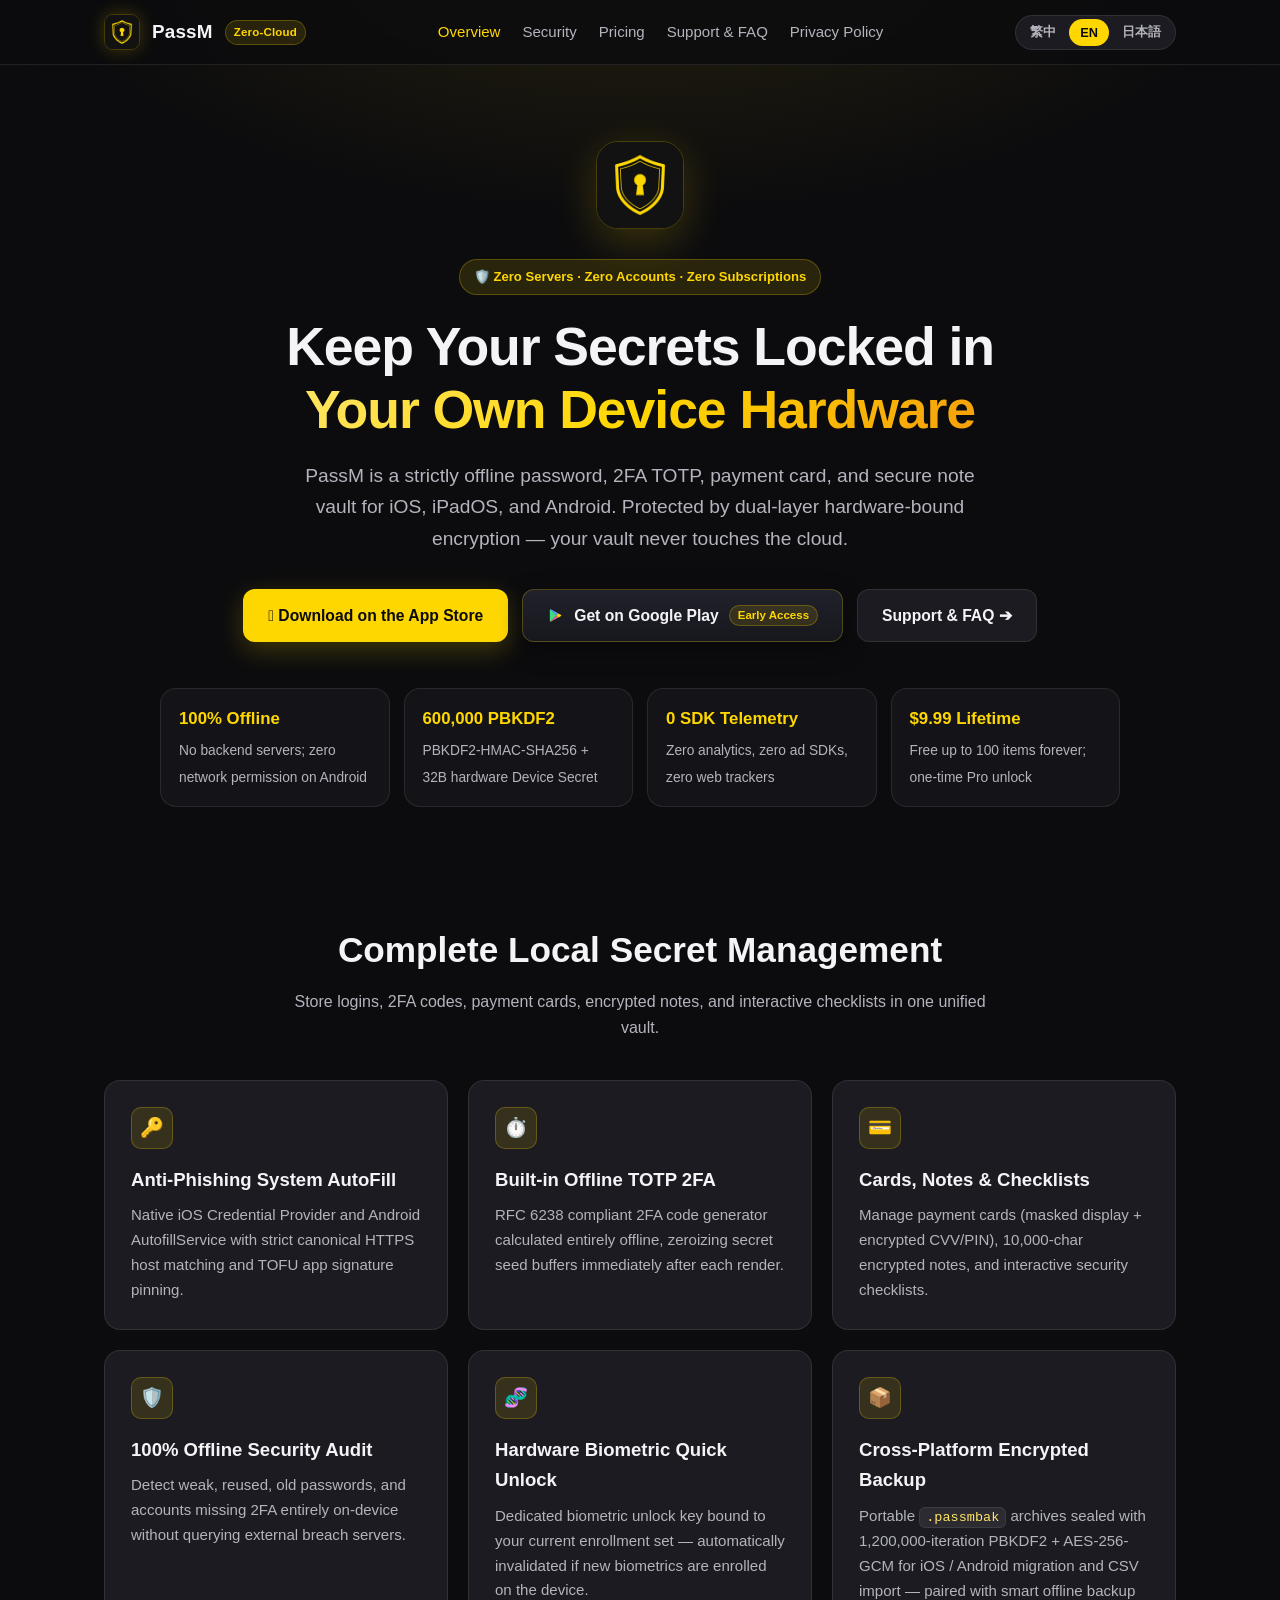
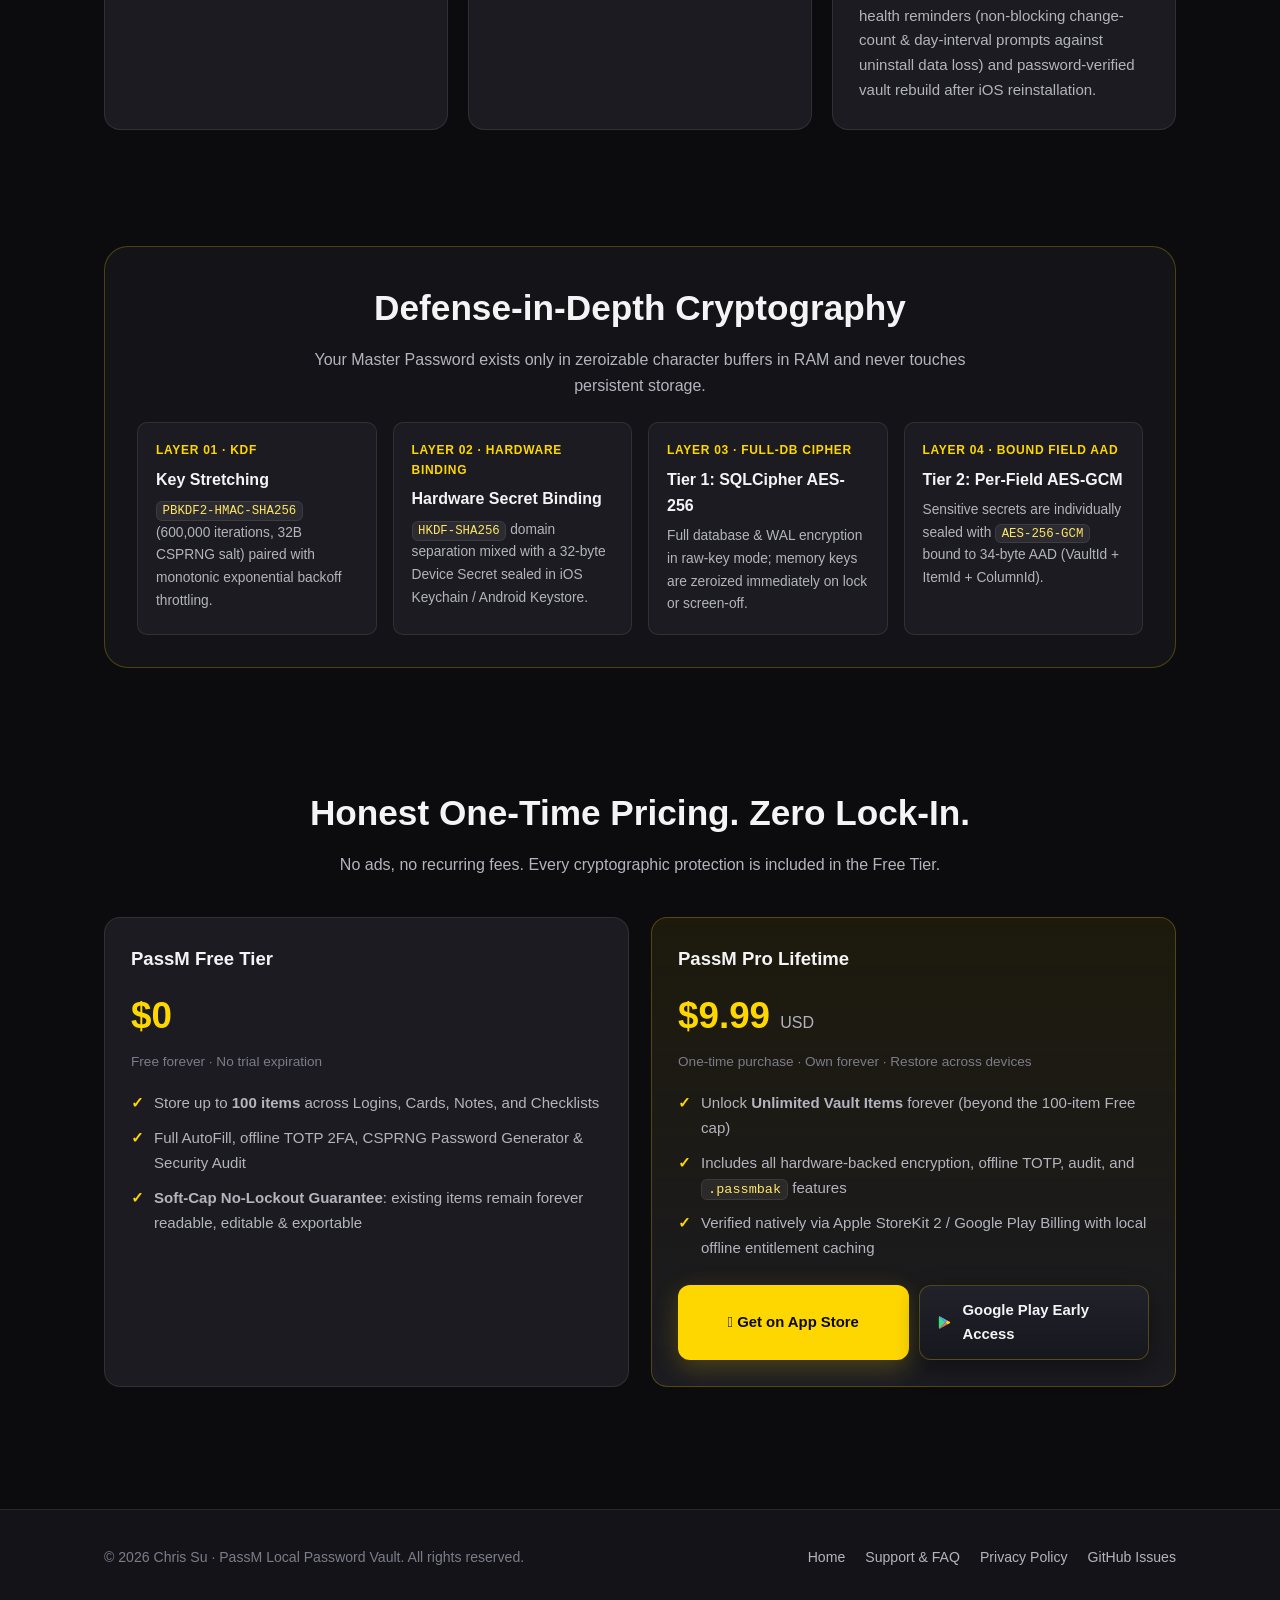
<file: index.html>
<!DOCTYPE html>
<html lang="zh-Hant" data-active-lang="zh">
<head>
  <meta charset="UTF-8">
  <meta name="viewport" content="width=device-width, initial-scale=1.0">
  <meta http-equiv="Content-Security-Policy" content="default-src 'self'; img-src 'self' data:; style-src 'self' 'unsafe-inline'; script-src 'self';">
  <title>PassM — 100% Offline Hardware-Encrypted Password Vault</title>
  <meta name="description" content="PassM is a 100% offline, zero-knowledge hardware-encrypted password, TOTP 2FA, credit card, and secure note vault for iOS and Android. No cloud, no subscriptions.">
  <link rel="icon" type="image/png" href="./assets/favicon.png">
  <link rel="apple-touch-icon" href="./assets/icon.png">
  <link rel="stylesheet" href="./assets/styles.css">
  <script src="./assets/site.js" defer></script>
</head>
<body>
  <header class="navbar">
    <div class="nav-inner">
      <a href="./index.html" class="brand">
        <img src="./assets/icon.png" alt="PassM Icon">
        <span>PassM</span>
        <span class="brand-badge">Zero-Cloud</span>
      </a>
      <nav class="nav-links">
        <a href="./index.html" class="active">
          <span data-lang="zh">產品首頁</span>
          <span data-lang="en">Overview</span>
          <span data-lang="ja">ホーム</span>
        </a>
        <a href="#security">
          <span data-lang="zh">安全架構</span>
          <span data-lang="en">Security</span>
          <span data-lang="ja">暗号化設計</span>
        </a>
        <a href="#pricing">
          <span data-lang="zh">方案定價</span>
          <span data-lang="en">Pricing</span>
          <span data-lang="ja">料金プラン</span>
        </a>
        <a href="./support.html">
          <span data-lang="zh">技術支援與 FAQ</span>
          <span data-lang="en">Support &amp; FAQ</span>
          <span data-lang="ja">サポート・FAQ</span>
        </a>
        <a href="./privacy.html">
          <span data-lang="zh">隱私權政策</span>
          <span data-lang="en">Privacy Policy</span>
          <span data-lang="ja">プライバシーポリシー</span>
        </a>
      </nav>
      <div class="lang-switcher" role="group" aria-label="Language Switcher">
        <button type="button" class="lang-btn active" data-set-lang="zh">繁中</button>
        <button type="button" class="lang-btn" data-set-lang="en">EN</button>
        <button type="button" class="lang-btn" data-set-lang="ja">日本語</button>
      </div>
    </div>
  </header>

  <main>
    <!-- Hero -->
    <section class="hero">
      <div class="container">
        <img src="./assets/icon.png" alt="PassM Vault Shield" class="hero-icon">
        <div>
          <span class="eyebrow">
            <span data-lang="zh">🛡️ 零伺服器・零帳號・零月費訂閱</span>
            <span data-lang="en">🛡️ Zero Servers · Zero Accounts · Zero Subscriptions</span>
            <span data-lang="ja">🛡️ サーバーなし・アカウント不要・サブスクなし</span>
          </span>
        </div>

        <h1 data-lang="zh">把數位鑰匙鎖回你自己的<br><span class="gold-text">本機硬體安全晶片</span></h1>
        <h1 data-lang="en">Keep Your Secrets Locked in<br><span class="gold-text">Your Own Device Hardware</span></h1>
        <h1 data-lang="ja">大切な認証情報を、あなた自身の<br><span class="gold-text">端末ハードウェア暗号領域へ</span></h1>

        <p class="hero-sub" data-lang="zh">
          PassM 是專為極致隱私主義者打造的 iOS / iPadOS / Android 離線密碼庫。採用雙層硬體綁定加密（SQLCipher AES-256 ＋ 欄位級 AES-GCM），資料永不離開你的手機。
        </p>
        <p class="hero-sub" data-lang="en">
          PassM is a strictly offline password, 2FA TOTP, payment card, and secure note vault for iOS, iPadOS, and Android. Protected by dual-layer hardware-bound encryption — your vault never touches the cloud.
        </p>
        <p class="hero-sub" data-lang="ja">
          PassM は iOS / iPadOS / Android 向けの完全オフライン型パスワード管理アプリです。SQLCipher AES-256 とフィールド単位の AES-GCM 二重暗号化により、データは端末の外へ一切出ません。
        </p>

        <div class="cta-row">
          <a class="btn btn-gold" href="https://apps.apple.com/app/id6835392141" target="_blank" rel="noopener noreferrer">
            <span data-lang="zh"> App Store 下載 (iOS / iPadOS)</span>
            <span data-lang="en"> Download on the App Store</span>
            <span data-lang="ja"> App Store で入手 (iOS / iPadOS)</span>
          </a>
          <a class="btn btn-play" href="./support.html#android-beta" data-open-android-modal>
            <svg class="btn-icon" viewBox="0 0 24 24" aria-hidden="true" fill="none">
              <path d="M4.5 3.4c-.3.32-.5.8-.5 1.4v14.4c0 .6.2 1.08.5 1.4l.08.07L13.1 12.1v-.2L4.58 3.33l-.08.07z" fill="#3ddc84"/>
              <path d="M15.94 14.95l-2.84-2.85v-.2l2.84-2.85.07.04 3.36 1.91c.96.54.96 1.43 0 1.98l-3.36 1.91-.07.06z" fill="#ffd700"/>
              <path d="M16.01 14.89L13.1 12 4.5 20.6c.32.34.84.38 1.44.04l10.07-5.75z" fill="#e06c7e"/>
              <path d="M16.01 9.11L5.94 3.36C5.34 3.02 4.82 3.06 4.5 3.4L13.1 12l2.91-2.89z" fill="#60a5fa"/>
            </svg>
            <span data-lang="zh">Google Play 取得 (Android)</span>
            <span data-lang="en">Get on Google Play</span>
            <span data-lang="ja">Google Play で入手</span>
            <span class="btn-badge">
              <span data-lang="zh">搶先體驗</span>
              <span data-lang="en">Early Access</span>
              <span data-lang="ja">先行体験</span>
            </span>
          </a>
          <a class="btn btn-outline" href="./support.html">
            <span data-lang="zh">客戶支援與 FAQ ➔</span>
            <span data-lang="en">Support &amp; FAQ ➔</span>
            <span data-lang="ja">サポート・FAQ ➔</span>
          </a>
        </div>

        <div class="trust-strip">
          <div class="trust-pill">
            <strong>100% Offline</strong>
            <span data-lang="zh">無雲端後端，Android 版移除實體網路權限</span>
            <span data-lang="en">No backend servers; zero network permission on Android</span>
            <span data-lang="ja">クラウドなし・Android版は通信権限を完全削除</span>
          </div>
          <div class="trust-pill">
            <strong>600,000 PBKDF2</strong>
            <span data-lang="zh">高強度金鑰衍生結合 32B 硬體機密綁定</span>
            <span data-lang="en">PBKDF2-HMAC-SHA256 + 32B hardware Device Secret</span>
            <span data-lang="ja">60万回 PBKDF2 + 32B ハードウェア秘密鍵バインド</span>
          </div>
          <div class="trust-pill">
            <strong>0 SDK Telemetry</strong>
            <span data-lang="zh">零廣告、零追蹤器、連本官網皆零外部請求</span>
            <span data-lang="en">Zero analytics, zero ad SDKs, zero web trackers</span>
            <span data-lang="ja">広告・追跡 SDK ゼロ（当サイトも外部通信ゼロ）</span>
          </div>
          <div class="trust-pill">
            <strong>$9.99 Lifetime</strong>
            <span data-lang="zh">免費享 100 筆全功能，一次買斷終身無限容量</span>
            <span data-lang="en">Free up to 100 items forever; one-time Pro unlock</span>
            <span data-lang="ja">100件まで永久無料・買い切りで無制限解放</span>
          </div>
        </div>
      </div>
    </section>

    <!-- Core Capabilities -->
    <section class="section">
      <div class="container">
        <div class="section-header">
          <h2 data-lang="zh">全方位的本地私密資產管理</h2>
          <h2 data-lang="en">Complete Local Secret Management</h2>
          <h2 data-lang="ja">あらゆる機密情報をこれひとつで安全管理</h2>
          <p data-lang="zh">不只是帳號密碼，日常所需的雙重驗證碼、支付卡片與私密清單皆可離線妥善封存。</p>
          <p data-lang="en">Store logins, 2FA codes, payment cards, encrypted notes, and interactive checklists in one unified vault.</p>
          <p data-lang="ja">ログイン情報、二段階認証コード、カード、暗号化メモ、チェックリストを一元管理。</p>
        </div>

        <div class="grid-3">
          <div class="card">
            <div class="card-icon">🔑</div>
            <h3 data-lang="zh">防釣魚系統自動填寫</h3>
            <h3 data-lang="en">Anti-Phishing System AutoFill</h3>
            <h3 data-lang="ja">フィッシング対策済み自動入力</h3>
            <p data-lang="zh">原生整合 iOS Safari Credential Provider 與 Android AutofillService，嚴格核對 HTTPS 標準網域與 APK 簽章釘選，防止惡意偽冒網站竊取憑證。</p>
            <p data-lang="en">Native iOS Credential Provider and Android AutofillService with strict canonical HTTPS host matching and TOFU app signature pinning.</p>
            <p data-lang="ja">iOS Safari 拡張機能と Android 自動入力にネイティブ対応。厳格な HTTPS ドメイン照合と署名ピン留めで偽サイトをブロック。</p>
          </div>

          <div class="card">
            <div class="card-icon">⏱️</div>
            <h3 data-lang="zh">內建離線 TOTP 動態驗證碼</h3>
            <h3 data-lang="en">Built-in Offline TOTP 2FA</h3>
            <h3 data-lang="ja">オフライン TOTP 二段階認証</h3>
            <p data-lang="zh">遵循 RFC 6238 標準於本機即時運算 6 碼／8 碼動態驗證碼，種子陣列運算後立即自記憶體清零，無須額外切換驗證器 App。</p>
            <p data-lang="en">RFC 6238 compliant 2FA code generator calculated entirely offline, zeroizing secret seed buffers immediately after each render.</p>
            <p data-lang="ja">RFC 6238 準拠の二段階認証コードを完全オフラインで生成。計算直後にメモリ上のシードをゼロ消去します。</p>
          </div>

          <div class="card">
            <div class="card-icon">💳</div>
            <h3 data-lang="zh">信用卡、安全筆記與檢查清單</h3>
            <h3 data-lang="en">Cards, Notes &amp; Checklists</h3>
            <h3 data-lang="ja">カード・メモ・チェックリスト</h3>
            <p data-lang="zh">支援 Luhn 卡號校驗與前六後四遮罩，CVV / PIN 與萬字安全筆記、互動式勾選清單皆獨立封裝於第二層 AES-GCM 密文欄位。</p>
            <p data-lang="en">Manage payment cards (masked display + encrypted CVV/PIN), 10,000-char encrypted notes, and interactive security checklists.</p>
            <p data-lang="ja">クレジットカード（CVV/PIN 個別暗号化）、最大1万文字のセキュアメモ、対話型チェックリストに標準対応。</p>
          </div>

          <div class="card">
            <div class="card-icon">🛡️</div>
            <h3 data-lang="zh">100% 離線密碼健康度審計</h3>
            <h3 data-lang="en">100% Offline Security Audit</h3>
            <h3 data-lang="ja">完全オフラインのセキュリティ診断</h3>
            <p data-lang="zh">在裝置端掃描弱密碼、重複使用密碼、過期密碼與未啟用 2FA 的帳號並給予健康度評分，絕不將任何密碼雜湊傳送至外部 API。</p>
            <p data-lang="en">Detect weak, reused, old passwords, and accounts missing 2FA entirely on-device without querying external breach servers.</p>
            <p data-lang="ja">弱いパスワード・使い回し・古いパスワード・2FA未設定を端末内だけで瞬時に診断しスコア化します。</p>
          </div>

          <div class="card">
            <div class="card-icon">🧬</div>
            <h3 data-lang="zh">雙金鑰分離生物辨識快速解鎖</h3>
            <h3 data-lang="en">Hardware Biometric Quick Unlock</h3>
            <h3 data-lang="ja">生体認証による高速ロック解除</h3>
            <p data-lang="zh">支援 Face ID、Touch ID 與指紋辨識，強制綁定當前生物特徵集合（BiometryCurrentSet）；一旦系統新增未知指紋或臉孔即自動失效退回主密碼。</p>
            <p data-lang="en">Dedicated biometric unlock key bound to your current enrollment set — automatically invalidated if new biometrics are enrolled on the device.</p>
            <p data-lang="ja">Face ID / Touch ID / 指紋認証に対応。端末の生体情報が変更された場合は自動的に無効化されマスターパスワードを要求します。</p>
          </div>

          <div class="card">
            <div class="card-icon">📦</div>
            <h3 data-lang="zh">跨平台加密備份（.passmbak）</h3>
            <h3 data-lang="en">Cross-Platform Encrypted Backup</h3>
            <h3 data-lang="ja">OS間対応の暗号化バックアップ</h3>
            <p data-lang="zh">採用 1,200,000 次 PBKDF2-HMAC-SHA256 與 AES-256-GCM（60B Header AAD）封裝，支援 iOS / Android 無損遷移與 Chrome / Bitwarden CSV 匯入；內建智慧離線備份健康度提醒（依變更筆數與天數雙軌非阻斷提示，防範移除 App 或換機遺失資料），並支援 iOS 重裝後以原主密碼安全驗證重建金庫。</p>
            <p data-lang="en">Portable <code>.passmbak</code> archives sealed with 1,200,000-iteration PBKDF2 + AES-256-GCM for iOS / Android migration and CSV import — paired with smart offline backup health reminders (non-blocking change-count &amp; day-interval prompts against uninstall data loss) and password-verified vault rebuild after iOS reinstallation.</p>
            <p data-lang="ja">120万回反復 PBKDF2 + AES-256-GCM 保護の <code>.passmbak</code> で iOS・Android 間移行や CSV 取込に対応。変更件数と経過日数の二軸による非ブロック型スマートオフラインバックアップ通知を内蔵し、アプリ削除や機種変更時のデータ消失を防止。iOS 再インストール時の元パスワードによる安全な保管庫再作成にも対応します。</p>
          </div>
        </div>
      </div>
    </section>

    <!-- Security Architecture -->
    <section id="security" class="section">
      <div class="container">
        <div class="arch-box">
          <div class="section-header" style="margin-bottom: 18px;">
            <h2 data-lang="zh">縱深防禦密碼學架構</h2>
            <h2 data-lang="en">Defense-in-Depth Cryptography</h2>
            <h2 data-lang="ja">多層防御の暗号アーキテクチャ</h2>
            <p data-lang="zh">主密碼（Master Password）全程以可清零字元緩衝區處理，永不寫入磁碟，並經過四道隔離衍生程序保護您的資料庫。</p>
            <p data-lang="en">Your Master Password exists only in zeroizable character buffers in RAM and never touches persistent storage.</p>
            <p data-lang="ja">マスターパスワードはゼロ消去可能なメモリバッファ上でのみ処理され、ストレージには一切保存されません。</p>
          </div>

          <div class="kdf-steps">
            <div class="kdf-step">
              <div class="step-num">Layer 01 · KDF</div>
              <h4 data-lang="zh">主密碼抗暴力衍生</h4>
              <h4 data-lang="en">Key Stretching</h4>
              <h4 data-lang="ja">鍵導出（ストレッチング）</h4>
              <p data-lang="zh"><code>PBKDF2-HMAC-SHA256</code> 600,000 次迭代搭配 32-byte CSPRNG 鹽值，並內建單調時鐘指數退避防爆破帳本。</p>
              <p data-lang="en"><code>PBKDF2-HMAC-SHA256</code> (600,000 iterations, 32B CSPRNG salt) paired with monotonic exponential backoff throttling.</p>
              <p data-lang="ja"><code>PBKDF2-HMAC-SHA256</code>（60万回反復・32B乱数ソルト）と単調時計ベースの指数バックオフ制限。</p>
            </div>
            <div class="kdf-step">
              <div class="step-num">Layer 02 · Hardware Binding</div>
              <h4 data-lang="zh">職責分離與裝置晶片綁定</h4>
              <h4 data-lang="en">Hardware Secret Binding</h4>
              <h4 data-lang="ja">ハードウェア秘密鍵結合</h4>
              <p data-lang="zh">透過 <code>HKDF-SHA256</code> 分離驗證金鑰與資料庫金鑰，並混入 iOS Keychain / Android Keystore 保護之 32B Device Secret。</p>
              <p data-lang="en"><code>HKDF-SHA256</code> domain separation mixed with a 32-byte Device Secret sealed in iOS Keychain / Android Keystore.</p>
              <p data-lang="ja"><code>HKDF-SHA256</code> による鍵分離と、Keychain / Keystore 内の 32B Device Secret との結合。</p>
            </div>
            <div class="kdf-step">
              <div class="step-num">Layer 03 · Full-DB Cipher</div>
              <h4 data-lang="zh">第一層：SQLCipher 全庫加密</h4>
              <h4 data-lang="en">Tier 1: SQLCipher AES-256</h4>
              <h4 data-lang="ja">第1層：SQLCipher 全体暗号化</h4>
              <p data-lang="zh">強制 Raw Key 模式加密整座 SQLite 資料庫與 WAL 日誌，App 退背景到期或鎖屏時自動同步銷毀連線金鑰。</p>
              <p data-lang="en">Full database &amp; WAL encryption in raw-key mode; memory keys are zeroized immediately on lock or screen-off.</p>
              <p data-lang="ja">Raw Key モードによるデータベース全体の AES-256 暗号化。ロック時にメモリ上の鍵を即時消去。</p>
            </div>
            <div class="kdf-step">
              <div class="step-num">Layer 04 · Bound Field AAD</div>
              <h4 data-lang="zh">第二層：欄位級 AAD 認證加密</h4>
              <h4 data-lang="en">Tier 2: Per-Field AES-GCM</h4>
              <h4 data-lang="ja">第2層：フィールド単位 AES-GCM</h4>
              <p data-lang="zh">密碼、CVV/PIN 與安全筆記再以 <code>AES-256-GCM</code> 綁定 34-byte AAD（VaultId + ItemId + ColumnId）防篡改與防跨欄置換。</p>
              <p data-lang="en">Sensitive secrets are individually sealed with <code>AES-256-GCM</code> bound to 34-byte AAD (VaultId + ItemId + ColumnId).</p>
              <p data-lang="ja">パスワードや CVV、メモは 34B AAD（VaultId + ItemId + ColumnId）付き <code>AES-256-GCM</code> で個別封印。</p>
            </div>
          </div>
        </div>
      </div>
    </section>

    <!-- Pricing -->
    <section id="pricing" class="section">
      <div class="container">
        <div class="section-header">
          <h2 data-lang="zh">透明買斷制，絕不綁架你的資料</h2>
          <h2 data-lang="en">Honest One-Time Pricing. Zero Lock-In.</h2>
          <h2 data-lang="ja">誠実な買い切り制。データのロックインなし。</h2>
          <p data-lang="zh">無廣告、無隱藏訂閱陷阱。免費版即享完整密碼學保護與全功能體驗。</p>
          <p data-lang="en">No ads, no recurring fees. Every cryptographic protection is included in the Free Tier.</p>
          <p data-lang="ja">広告なし・月額課金なし。無料プランでもすべての暗号化保護と機能をご利用いただけます。</p>
        </div>

        <div class="grid-2">
          <div class="card">
            <h3 data-lang="zh">PassM 免費版（Free Tier）</h3>
            <h3 data-lang="en">PassM Free Tier</h3>
            <h3 data-lang="ja">PassM 無料プラン（Free Tier）</h3>
            <div class="price-tag">$0</div>
            <div class="price-note">
              <span data-lang="zh">永久免費・無試用期限制</span>
              <span data-lang="en">Free forever · No trial expiration</span>
              <span data-lang="ja">永久無料・試用期間制限なし</span>
            </div>
            <ul class="check-list">
              <li>
                <span data-lang="zh">最多儲存 <strong>100 筆</strong>項目（涵蓋登入、信用卡、安全筆記、檢查清單）</span>
                <span data-lang="en">Store up to <strong>100 items</strong> across Logins, Cards, Notes, and Checklists</span>
                <span data-lang="ja">最大 <strong>100 件</strong>まで保存可能（ログイン・カード・メモ・チェックリスト）</span>
              </li>
              <li>
                <span data-lang="zh">完整支援系統 AutoFill、離線 TOTP 2FA、密碼產生器與離線安全審計</span>
                <span data-lang="en">Full AutoFill, offline TOTP 2FA, CSPRNG Password Generator &amp; Security Audit</span>
                <span data-lang="ja">自動入力・オフライン TOTP・パスワード生成・セキュリティ診断に完全対応</span>
              </li>
              <li>
                <span data-lang="zh"><strong>軟性上限絕不鎖庫承諾</strong>：達 100 筆後既有資料永久可檢視、編輯、複製、AutoFill 與匯出備份</span>
                <span data-lang="en"><strong>Soft-Cap No-Lockout Guarantee</strong>: existing items remain forever readable, editable &amp; exportable</span>
                <span data-lang="ja"><strong>データ人質化ゼロ保証</strong>：100件到達後も既存データの閲覧・編集・自動入力・バックアップ出力が永久可能</span>
              </li>
            </ul>
          </div>

          <div class="card card-highlight">
            <h3 data-lang="zh">PassM Pro 永久專業版</h3>
            <h3 data-lang="en">PassM Pro Lifetime</h3>
            <h3 data-lang="ja">PassM Pro 買い切り版（Lifetime）</h3>
            <div class="price-tag">$9.99 <span style="font-size: 1rem; font-weight: 500; color: var(--text-secondary);">USD</span></div>
            <div class="price-note">
              <span data-lang="zh">一次買斷・終身有效・支援同平台換機恢復購買</span>
              <span data-lang="en">One-time purchase · Own forever · Restore across devices</span>
              <span data-lang="ja">1回の買い切り・追加費用なし・機種変更時の購入復元に対応</span>
            </div>
            <ul class="check-list">
              <li>
                <span data-lang="zh">永久解鎖 <strong>無限筆數</strong> 密碼庫儲存空間（突破 100 筆上限）</span>
                <span data-lang="en">Unlock <strong>Unlimited Vault Items</strong> forever (beyond the 100-item Free cap)</span>
                <span data-lang="ja">保管庫の保存容量が <strong>無制限</strong> に（100件の上限を永久解除）</span>
              </li>
              <li>
                <span data-lang="zh">包含免費版全部離線硬體加密、TOTP 2FA、審計與 <code>.passmbak</code> 備份功能</span>
                <span data-lang="en">Includes all hardware-backed encryption, offline TOTP, audit, and <code>.passmbak</code> features</span>
                <span data-lang="ja">すべてのハードウェア暗号化・TOTP・診断・暗号化バックアップ機能を網羅</span>
              </li>
              <li>
                <span data-lang="zh">官方商店原生驗證（Apple StoreKit 2 / Google Play Billing）保護隱私，不收集任何付款卡號</span>
                <span data-lang="en">Verified natively via Apple StoreKit 2 / Google Play Billing with local offline entitlement caching</span>
                <span data-lang="ja">App Store / Google Play 公式決済で安全に処理（開発者は決済情報を一切取得しません）</span>
              </li>
            </ul>
            <div class="pricing-cta-grid">
              <a class="btn btn-gold" href="https://apps.apple.com/app/id6835392141" target="_blank" rel="noopener noreferrer">
                <span data-lang="zh"> App Store 取得</span>
                <span data-lang="en"> Get on App Store</span>
                <span data-lang="ja"> App Store で入手</span>
              </a>
              <a class="btn btn-play" href="./support.html#android-beta" data-open-android-modal>
                <svg class="btn-icon" viewBox="0 0 24 24" aria-hidden="true" fill="none">
                  <path d="M4.5 3.4c-.3.32-.5.8-.5 1.4v14.4c0 .6.2 1.08.5 1.4l.08.07L13.1 12.1v-.2L4.58 3.33l-.08.07z" fill="#3ddc84"/>
                  <path d="M15.94 14.95l-2.84-2.85v-.2l2.84-2.85.07.04 3.36 1.91c.96.54.96 1.43 0 1.98l-3.36 1.91-.07.06z" fill="#ffd700"/>
                  <path d="M16.01 14.89L13.1 12 4.5 20.6c.32.34.84.38 1.44.04l10.07-5.75z" fill="#e06c7e"/>
                  <path d="M16.01 9.11L5.94 3.36C5.34 3.02 4.82 3.06 4.5 3.4L13.1 12l2.91-2.89z" fill="#60a5fa"/>
                </svg>
                <span data-lang="zh">Google Play 搶先體驗</span>
                <span data-lang="en">Google Play Early Access</span>
                <span data-lang="ja">Google Play 先行体験</span>
              </a>
            </div>
          </div>
        </div>
      </div>
    </section>
  </main>

  <!-- Android 2-Step Early Access Modal -->
  <div id="android-modal" class="modal-backdrop" role="dialog" aria-modal="true" aria-labelledby="android-modal-heading" aria-hidden="true">
    <div class="modal-card">
      <div class="modal-top">
        <div>
          <span class="brand-badge">Android 1.1.0 · Google Play Early Access</span>
          <h3 id="android-modal-heading" class="modal-title">
            <span data-lang="zh">2 步驟立即取得 PassM Android 版</span>
            <span data-lang="en">Get PassM for Android in 2 Instant Steps</span>
            <span data-lang="ja">2ステップで PassM Android 版を即時入手</span>
          </h3>
        </div>
        <button type="button" class="modal-close" data-close-android-modal aria-label="Close">×</button>
      </div>

      <p class="modal-lead" data-lang="zh">
        PassM Android 版已通過 Google Play 官方審查。因封閉測試白名單機制，請使用<strong>同一個 Google 帳號</strong>依序點擊以下兩步，全自動秒開通下載權限（免人工審核）：
      </p>
      <p class="modal-lead" data-lang="en">
        PassM for Android has passed official Google Play review. Due to Google Play's closed-testing whitelist gate, complete these two instant steps with the <strong>same Google account</strong> — zero manual approval wait:
      </p>
      <p class="modal-lead" data-lang="ja">
        PassM Android 版は Google Play 公式審査を通過済みです。クローズドテストの承認仕様により、<strong>同じ Google アカウント</strong>で以下の 2 ステップを順にタップすると即時ダウンロードが有効化されます（承認待ち不要）：
      </p>

      <div class="modal-steps">
        <div class="modal-step">
          <div class="modal-step-tag">Step 01 · Google Group Whitelist</div>
          <h4 data-lang="zh">加入官方測試群組（自動開通白名單）</h4>
          <h4 data-lang="en">Join the Official Tester Google Group</h4>
          <h4 data-lang="ja">公式テスター Google グループに参加</h4>
          <p data-lang="zh">點擊頁面上的<strong>「加入群組 (Join group)」</strong>即可即時解鎖 Google Play 測試權限。成員名單已設為嚴格隱藏，其他測試員看不到您的信箱，亦可選擇不接收郵件。</p>
          <p data-lang="en">Click <strong>"Join group"</strong> on Google Groups to instantly whitelist your account. Member emails are strictly hidden from other testers, and email delivery can be disabled.</p>
          <p data-lang="ja">ページ内の<strong>「グループに参加」</strong>をタップすると即時承認されます。メンバー一覧は非公開設定のため他者にメールアドレスは表示されず、メール配信なしも選択可能です。</p>
          <a class="btn btn-outline" href="https://groups.google.com/g/passm-testers" target="_blank" rel="noopener noreferrer">
            <span data-lang="zh">1. 前往加入 Google 測試群組 ↗</span>
            <span data-lang="en">1. Open &amp; Join Google Group ↗</span>
            <span data-lang="ja">1. Google グループに参加する ↗</span>
          </a>
        </div>

        <div class="modal-step">
          <div class="modal-step-tag">Step 02 · Google Play Store</div>
          <h4 data-lang="zh">確認測試員身分並從 Google Play 安裝</h4>
          <h4 data-lang="en">Accept Opt-In &amp; Install on Google Play</h4>
          <h4 data-lang="ja">テスト参加を確認して Google Play から入手</h4>
          <p data-lang="zh">完成第 1 步後，開啟下方連結點擊<strong>「成為測試人員 (Become a tester)」</strong>，即可直接於 Google Play 下載正式簽章版 PassM（免費享 100 筆全功能）。</p>
          <p data-lang="en">After joining the group, open the link below, tap <strong>"Become a tester"</strong>, and install PassM directly from Google Play (free up to 100 items forever).</p>
          <p data-lang="ja">ステップ 1 完了後、下のリンクから<strong>「テスターになる」</strong>をタップすると、Google Play から PassM を直接インストールできます（100件まで永久無料）。</p>
          <a class="btn btn-gold" href="https://play.google.com/apps/testing/com.chris.passm" target="_blank" rel="noopener noreferrer">
            <span data-lang="zh">2. 開啟測試連結並前往 Google Play 下載 ↗</span>
            <span data-lang="en">2. Opt-In &amp; Download on Google Play ↗</span>
            <span data-lang="ja">2. テストに参加して Google Play で入手 ↗</span>
          </a>
          <div class="modal-sublink">
            <a href="https://play.google.com/store/apps/details?id=com.chris.passm" target="_blank" rel="noopener noreferrer">
              <span data-lang="zh">已完成上述兩步？直接開啟 Google Play 商店頁面 ↗</span>
              <span data-lang="en">Already opted in? Open directly in Google Play Store ↗</span>
              <span data-lang="ja">参加済みの方はこちら：Google Play ストアを直接開く ↗</span>
            </a>
          </div>
        </div>
      </div>
    </div>
  </div>

  <footer class="footer">
    <div class="container footer-inner">
      <div>© 2026 Chris Su · PassM Local Password Vault. All rights reserved.</div>
      <div class="footer-links">
        <a href="./index.html">
          <span data-lang="zh">首頁</span><span data-lang="en">Home</span><span data-lang="ja">ホーム</span>
        </a>
        <a href="./support.html">
          <span data-lang="zh">客戶支援與 FAQ</span><span data-lang="en">Support &amp; FAQ</span><span data-lang="ja">サポート・FAQ</span>
        </a>
        <a href="./privacy.html">
          <span data-lang="zh">隱私權政策</span><span data-lang="en">Privacy Policy</span><span data-lang="ja">プライバシーポリシー</span>
        </a>
        <a href="https://github.com/aomeios/passm-support/issues" target="_blank" rel="noopener noreferrer">GitHub Issues</a>
      </div>
    </div>
  </footer>
</body>
</html>
</file>
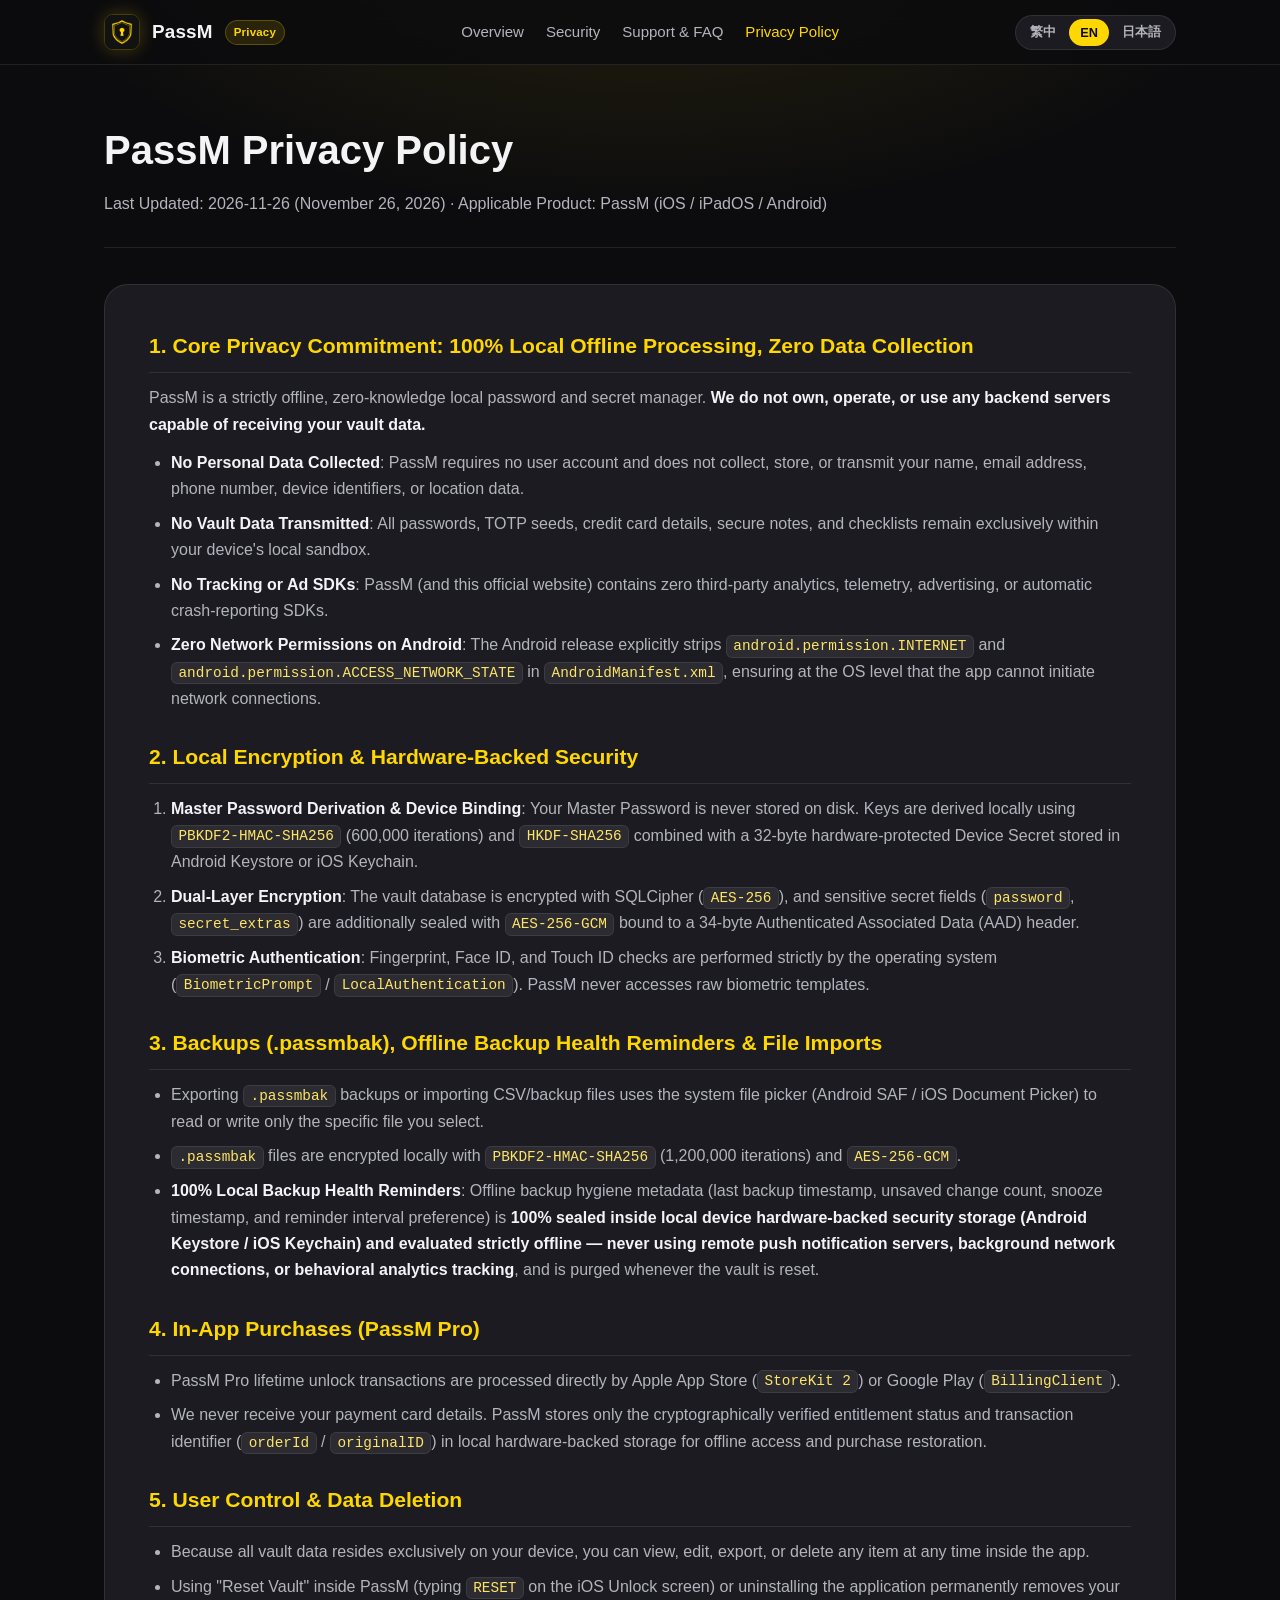
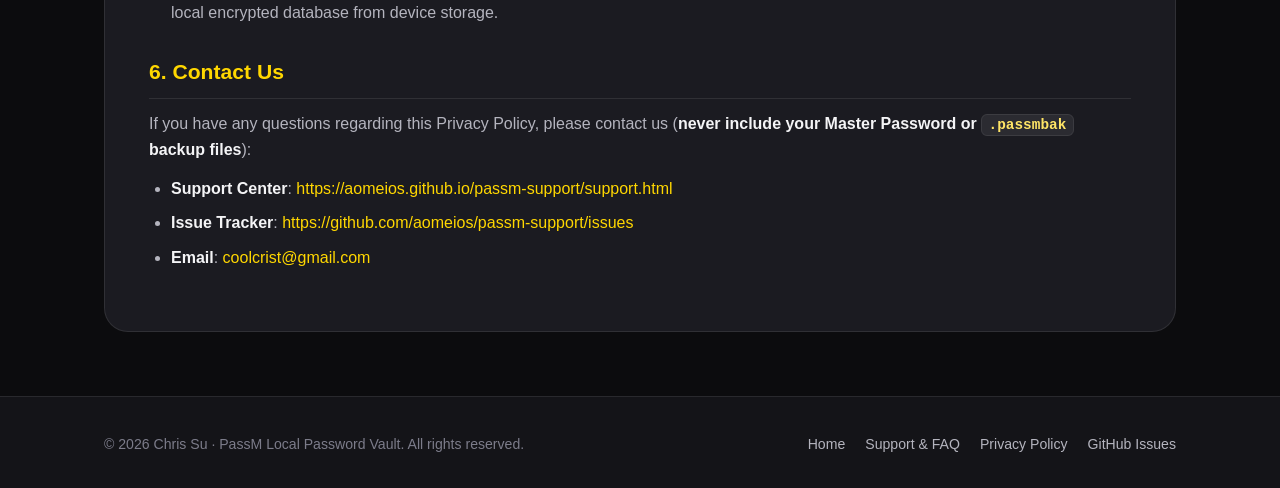
<file: privacy.html>
<!DOCTYPE html>
<html lang="zh-Hant" data-active-lang="zh">
<head>
  <meta charset="UTF-8">
  <meta name="viewport" content="width=device-width, initial-scale=1.0">
  <meta http-equiv="Content-Security-Policy" content="default-src 'self'; img-src 'self' data:; style-src 'self' 'unsafe-inline'; script-src 'self';">
  <title>PassM Privacy Policy — 隱私權政策 / プライバシーポリシー</title>
  <meta name="description" content="PassM Official Privacy Policy for iOS, iPadOS, and Android. 100% local offline processing, zero data collection, zero tracking SDKs.">
  <link rel="icon" type="image/png" href="./assets/favicon.png">
  <link rel="apple-touch-icon" href="./assets/icon.png">
  <link rel="stylesheet" href="./assets/styles.css">
  <script src="./assets/site.js" defer></script>
</head>
<body>
  <header class="navbar">
    <div class="nav-inner">
      <a href="./index.html" class="brand">
        <img src="./assets/icon.png" alt="PassM Icon">
        <span>PassM</span>
        <span class="brand-badge">Privacy</span>
      </a>
      <nav class="nav-links">
        <a href="./index.html">
          <span data-lang="zh">產品首頁</span>
          <span data-lang="en">Overview</span>
          <span data-lang="ja">ホーム</span>
        </a>
        <a href="./index.html#security">
          <span data-lang="zh">安全架構</span>
          <span data-lang="en">Security</span>
          <span data-lang="ja">暗号化設計</span>
        </a>
        <a href="./support.html">
          <span data-lang="zh">技術支援與 FAQ</span>
          <span data-lang="en">Support &amp; FAQ</span>
          <span data-lang="ja">サポート・FAQ</span>
        </a>
        <a href="./privacy.html" class="active">
          <span data-lang="zh">隱私權政策</span>
          <span data-lang="en">Privacy Policy</span>
          <span data-lang="ja">プライバシーポリシー</span>
        </a>
      </nav>
      <div class="lang-switcher" role="group" aria-label="Language Switcher">
        <button type="button" class="lang-btn active" data-set-lang="zh">繁中</button>
        <button type="button" class="lang-btn" data-set-lang="en">EN</button>
        <button type="button" class="lang-btn" data-set-lang="ja">日本語</button>
      </div>
    </div>
  </header>

  <main>
    <div class="container">
      <div class="page-header">
        <h1 data-lang="zh">PassM 隱私權政策</h1>
        <h1 data-lang="en">PassM Privacy Policy</h1>
        <h1 data-lang="ja">PassM プライバシーポリシー</h1>
        <p>
          <span data-lang="zh">最後更新日期：2026-11-26 · 適用產品：PassM（iOS / iPadOS / Android）</span>
          <span data-lang="en">Last Updated: 2026-11-26 (November 26, 2026) · Applicable Product: PassM (iOS / iPadOS / Android)</span>
          <span data-lang="ja">最終更新日：2026-11-26 ・ 対象製品：PassM（iOS / iPadOS / Android）</span>
        </p>
      </div>

      <!-- Traditional Chinese -->
      <article class="prose" data-lang="zh">
        <h2>1. 核心隱私承諾：100% 本地離線運算、零資料收集</h2>
        <p>PassM 是一款純離線、零知識（Zero-Knowledge）的本地密碼與私密資訊管理工具。<strong>我們不擁有、不租用、也不運作任何可接收您密碼庫資料的後端伺服器。</strong></p>
        <ul>
          <li><strong>零個人資料收集</strong>：PassM 不要求註冊帳號，亦不收集、不儲存、不傳輸您的姓名、電子郵件、電話號碼、裝置識別碼或位置資訊。</li>
          <li><strong>零密碼庫外傳</strong>：您儲存於 PassM 內的所有帳號密碼、動態驗證碼（TOTP）種子、信用卡資訊、安全筆記與檢查清單，均僅存於您個人裝置的本地沙盒中。</li>
          <li><strong>零追蹤與零廣告 SDK</strong>：PassM（以及本官方網站）未植入任何第三方分析（Analytics）、行為追蹤、廣告投放或崩潰自動回報 SDK。</li>
          <li><strong>Android 實體零網路權限</strong>：PassM Android 版本已於應用程式資訊清單（<code>AndroidManifest.xml</code>）中移除 <code>android.permission.INTERNET</code> 與 <code>android.permission.ACCESS_NETWORK_STATE</code> 權限，從作業系統層級確保應用程式本體無法發起任何網路連線。</li>
        </ul>

        <h2>2. 資料加密與硬體安全儲存架構</h2>
        <p>您的敏感資料在裝置本地端全程受雙層認證加密與硬體金鑰保護：</p>
        <ol>
          <li><strong>主密碼衍生與裝置綁定</strong>：您的主密碼（Master Password）永不落盤儲存；系統透過 <code>PBKDF2-HMAC-SHA256</code>（600,000 次迭代）與 <code>HKDF-SHA256</code> 結合儲存在硬體安全模組（Android Keystore / iOS Keychain）中之 32-byte 裝置機密（Device Secret）衍生加密金鑰。</li>
          <li><strong>雙層資料庫與欄位加密</strong>：底層採用 SQLCipher（<code>AES-256</code>）全庫加密；密碼與敏感附加欄位（<code>secret_extras</code>）另以 <code>AES-256-GCM</code> 搭配 34-byte 關聯認證資料（AAD）進行第二層獨立封裝。</li>
          <li><strong>生物辨識驗證</strong>：當您啟用指紋、Face ID 或 Touch ID 快速解鎖時，生物特徵驗證完全由 Android 作業系統或 iOS LocalAuthentication / Secure Enclave 在本機執行；PassM 僅讀取硬體授權狀態，絕無法存取您的生物特徵原始資料。</li>
        </ol>

        <h2>3. 備份檔案（.passmbak）、離線備份健康度提醒與匯入資料處理</h2>
        <ul>
          <li>當您使用匯出加密備份（<code>.passmbak</code>）或匯入 CSV／備份檔時，檔案僅透過系統原生的檔案選擇器（Android Storage Access Framework / iOS Document Picker）由您本人指定本機或個人雲端硬碟路徑讀寫。</li>
          <li><code>.passmbak</code> 備份檔採用 <code>PBKDF2-HMAC-SHA256</code>（1,200,000 次迭代）與 <code>AES-256-GCM</code> 加密，開發者無法存取或解密您的備份檔案。</li>
          <li><strong>離線備份健康度提醒零外傳承諾</strong>：App 內建之離線備份健康度提醒狀態（上次備份時間戳、未備份變更計數、靜音時間與提醒頻率偏好）<strong>100% 於裝置本機硬體安全區域（Android Keystore / iOS Keychain）封印儲存並純離線評估，絕不使用任何遠端推播伺服器、背景網路連線或行為分析追蹤</strong>，且於執行重設密碼庫時同步清除。</li>
        </ul>

        <h2>4. 應用程式內購買（PassM Pro）</h2>
        <ul>
          <li>PassM Pro 永久買斷升級之付款與收據驗證，完全由官方應用商店（Apple App Store <code>StoreKit 2</code> / Google Play <code>BillingClient</code>）直接處理。</li>
          <li>開發者不會經手或儲存您的信用卡號或付款帳單明細；App 僅於本機硬體安全區域保存經商店數位簽章驗證後的授權狀態與交易識別碼（<code>orderId</code> / <code>originalID</code>），以支援離線使用與購買恢復。</li>
        </ul>

        <h2>5. 使用者自主權與資料刪除</h2>
        <p>由於所有資料皆僅存於您的裝置本機：</p>
        <ul>
          <li>您可隨時於 App 內檢視、編輯、匯出或刪除任何項目。</li>
          <li>若您於 App 內執行「重設密碼庫（Reset Vault）」或直接從裝置卸載 PassM，本地加密資料庫將從裝置儲存空間中移除（iOS 使用者如需一併清除 Keychain 封印材料，請於卸載前使用解鎖畫面之 <code>RESET</code> 重設功能）。</li>
        </ul>

        <h2>6. 聯絡我們</h2>
        <p>若您對本隱私權政策或產品安全性有任何疑問，請透過以下公開管道聯繫我們（<strong>切勿在信件或問題單中提供您的主密碼或 <code>.passmbak</code> 備份檔</strong>）：</p>
        <ul>
          <li><strong>客戶支援中心</strong>：<a href="./support.html">https://aomeios.github.io/passm-support/support.html</a></li>
          <li><strong>公開問題回報（GitHub Issues）</strong>：<a href="https://github.com/aomeios/passm-support/issues" target="_blank" rel="noopener noreferrer">https://github.com/aomeios/passm-support/issues</a></li>
          <li><strong>聯絡信箱</strong>：<a href="mailto:coolcrist@gmail.com">coolcrist@gmail.com</a></li>
        </ul>
      </article>

      <!-- English -->
      <article class="prose" data-lang="en">
        <h2>1. Core Privacy Commitment: 100% Local Offline Processing, Zero Data Collection</h2>
        <p>PassM is a strictly offline, zero-knowledge local password and secret manager. <strong>We do not own, operate, or use any backend servers capable of receiving your vault data.</strong></p>
        <ul>
          <li><strong>No Personal Data Collected</strong>: PassM requires no user account and does not collect, store, or transmit your name, email address, phone number, device identifiers, or location data.</li>
          <li><strong>No Vault Data Transmitted</strong>: All passwords, TOTP seeds, credit card details, secure notes, and checklists remain exclusively within your device's local sandbox.</li>
          <li><strong>No Tracking or Ad SDKs</strong>: PassM (and this official website) contains zero third-party analytics, telemetry, advertising, or automatic crash-reporting SDKs.</li>
          <li><strong>Zero Network Permissions on Android</strong>: The Android release explicitly strips <code>android.permission.INTERNET</code> and <code>android.permission.ACCESS_NETWORK_STATE</code> in <code>AndroidManifest.xml</code>, ensuring at the OS level that the app cannot initiate network connections.</li>
        </ul>

        <h2>2. Local Encryption &amp; Hardware-Backed Security</h2>
        <ol>
          <li><strong>Master Password Derivation &amp; Device Binding</strong>: Your Master Password is never stored on disk. Keys are derived locally using <code>PBKDF2-HMAC-SHA256</code> (600,000 iterations) and <code>HKDF-SHA256</code> combined with a 32-byte hardware-protected Device Secret stored in Android Keystore or iOS Keychain.</li>
          <li><strong>Dual-Layer Encryption</strong>: The vault database is encrypted with SQLCipher (<code>AES-256</code>), and sensitive secret fields (<code>password</code>, <code>secret_extras</code>) are additionally sealed with <code>AES-256-GCM</code> bound to a 34-byte Authenticated Associated Data (AAD) header.</li>
          <li><strong>Biometric Authentication</strong>: Fingerprint, Face ID, and Touch ID checks are performed strictly by the operating system (<code>BiometricPrompt</code> / <code>LocalAuthentication</code>). PassM never accesses raw biometric templates.</li>
        </ol>

        <h2>3. Backups (.passmbak), Offline Backup Health Reminders &amp; File Imports</h2>
        <ul>
          <li>Exporting <code>.passmbak</code> backups or importing CSV/backup files uses the system file picker (Android SAF / iOS Document Picker) to read or write only the specific file you select.</li>
          <li><code>.passmbak</code> files are encrypted locally with <code>PBKDF2-HMAC-SHA256</code> (1,200,000 iterations) and <code>AES-256-GCM</code>.</li>
          <li><strong>100% Local Backup Health Reminders</strong>: Offline backup hygiene metadata (last backup timestamp, unsaved change count, snooze timestamp, and reminder interval preference) is <strong>100% sealed inside local device hardware-backed security storage (Android Keystore / iOS Keychain) and evaluated strictly offline — never using remote push notification servers, background network connections, or behavioral analytics tracking</strong>, and is purged whenever the vault is reset.</li>
        </ul>

        <h2>4. In-App Purchases (PassM Pro)</h2>
        <ul>
          <li>PassM Pro lifetime unlock transactions are processed directly by Apple App Store (<code>StoreKit 2</code>) or Google Play (<code>BillingClient</code>).</li>
          <li>We never receive your payment card details. PassM stores only the cryptographically verified entitlement status and transaction identifier (<code>orderId</code> / <code>originalID</code>) in local hardware-backed storage for offline access and purchase restoration.</li>
        </ul>

        <h2>5. User Control &amp; Data Deletion</h2>
        <ul>
          <li>Because all vault data resides exclusively on your device, you can view, edit, export, or delete any item at any time inside the app.</li>
          <li>Using "Reset Vault" inside PassM (typing <code>RESET</code> on the iOS Unlock screen) or uninstalling the application permanently removes your local encrypted database from device storage.</li>
        </ul>

        <h2>6. Contact Us</h2>
        <p>If you have any questions regarding this Privacy Policy, please contact us (<strong>never include your Master Password or <code>.passmbak</code> backup files</strong>):</p>
        <ul>
          <li><strong>Support Center</strong>: <a href="./support.html">https://aomeios.github.io/passm-support/support.html</a></li>
          <li><strong>Issue Tracker</strong>: <a href="https://github.com/aomeios/passm-support/issues" target="_blank" rel="noopener noreferrer">https://github.com/aomeios/passm-support/issues</a></li>
          <li><strong>Email</strong>: <a href="mailto:coolcrist@gmail.com">coolcrist@gmail.com</a></li>
        </ul>
      </article>

      <!-- Japanese -->
      <article class="prose" data-lang="ja">
        <h2>1. プライバシーに関する基本方針：完全ローカル・オフライン動作、データ収集ゼロ</h2>
        <p>PassM は完全オフライン・ゼロ知識（Zero-Knowledge）設計のローカルパスワード管理アプリです。<strong>開発者は、お客様の保管庫データを受信するサーバーを一切保有・運用していません。</strong></p>
        <ul>
          <li><strong>個人情報の収集なし</strong>：アカウント登録は不要であり、氏名、メールアドレス、電話番号、端末識別子、位置情報などを収集・送信することは一切ありません。</li>
          <li><strong>保管庫データの外部送信なし</strong>：パスワード、TOTP シード、クレジットカード情報、セキュアメモ、チェックリストはすべてお使いの端末内にのみ保存されます。</li>
          <li><strong>追跡・広告 SDK なし</strong>：PassM（および当公式サイト）には第三者の分析（Analytics）、広告、自動クラッシュ送信 SDK は一切含まれていません。</li>
          <li><strong>Android 版の通信権限ゼロ</strong>：Android 版では <code>AndroidManifest.xml</code> から <code>INTERNET</code> および <code>ACCESS_NETWORK_STATE</code> 権限を完全に削除しており、OS レベルで外部通信が遮断されています。</li>
        </ul>

        <h2>2. ローカル暗号化とハードウェア保護</h2>
        <ul>
          <li>マスターパスワードは端末内に保存されず、<code>PBKDF2-HMAC-SHA256</code>（600,000 回反復）および <code>HKDF-SHA256</code> と Android Keystore / iOS Keychain 内の 32 バイト Device Secret を組み合わせて鍵を導出します。</li>
          <li>データベース全体は SQLCipher（<code>AES-256</code>）で暗号化され、機密フィールドはさらに 34 バイト AAD 付きの <code>AES-256-GCM</code> で二重に暗号化されます。</li>
          <li>Face ID / Touch ID / 指紋認証は OS 標準機能により端末内でのみ処理され、PassM が生体情報そのものにアクセスすることはありません。</li>
        </ul>

        <h2>3. バックアップ（.passmbak）・オフラインバックアップ通知およびデータの削除</h2>
        <ul>
          <li><code>.passmbak</code> バックアップは <code>PBKDF2-HMAC-SHA256</code>（1,200,000 回反復）および <code>AES-256-GCM</code> で暗号化され、OS 標準のファイル選択機能を通じてお客様ご自身が指定した保存先にのみ出力されます。</li>
          <li><strong>オフラインバックアップ健全性通知の完全ローカル処理</strong>：前回バックアップ日時や未バックアップ変更件数などの通知状態は、<strong>100% 端末内のハードウェア保護領域（Android Keystore / iOS Keychain）に封印保存され完全オフラインで判定されます。外部プッシュ通知サーバー、バックグラウンド通信、行動分析トラッキングは一切使用せず</strong>、保管庫の初期化時には同時に消去されます。</li>
          <li>すべてのデータは端末内にのみ存在するため、アプリ内の初期化機能（iOS ロック解除画面での <code>RESET</code> 実行）またはアンインストールによりいつでも消去できます。</li>
        </ul>

        <h2>4. アプリ内課金（PassM Pro）とお問い合わせ</h2>
        <ul>
          <li>PassM Pro（買い切り）の決済は Apple App Store（<code>StoreKit 2</code>）または Google Play（<code>BillingClient</code>）によって直接処理され、開発者が決済情報を取得することはありません。</li>
          <li>お問い合わせ先（<strong>マスターパスワードや <code>.passmbak</code> バックアップファイルは絶対に送信しないでください</strong>）：
            <ul>
              <li><strong>サポートセンター</strong>：<a href="./support.html">https://aomeios.github.io/passm-support/support.html</a></li>
              <li><strong>GitHub Issues</strong>：<a href="https://github.com/aomeios/passm-support/issues" target="_blank" rel="noopener noreferrer">https://github.com/aomeios/passm-support/issues</a></li>
              <li><strong>メール</strong>：<a href="mailto:coolcrist@gmail.com">coolcrist@gmail.com</a></li>
            </ul>
          </li>
        </ul>
      </article>
    </div>
  </main>

  <footer class="footer">
    <div class="container footer-inner">
      <div>© 2026 Chris Su · PassM Local Password Vault. All rights reserved.</div>
      <div class="footer-links">
        <a href="./index.html">
          <span data-lang="zh">首頁</span><span data-lang="en">Home</span><span data-lang="ja">ホーム</span>
        </a>
        <a href="./support.html">
          <span data-lang="zh">客戶支援與 FAQ</span><span data-lang="en">Support &amp; FAQ</span><span data-lang="ja">サポート・FAQ</span>
        </a>
        <a href="./privacy.html">
          <span data-lang="zh">隱私權政策</span><span data-lang="en">Privacy Policy</span><span data-lang="ja">プライバシーポリシー</span>
        </a>
        <a href="https://github.com/aomeios/passm-support/issues" target="_blank" rel="noopener noreferrer">GitHub Issues</a>
      </div>
    </div>
  </footer>
</body>
</html>
</file>
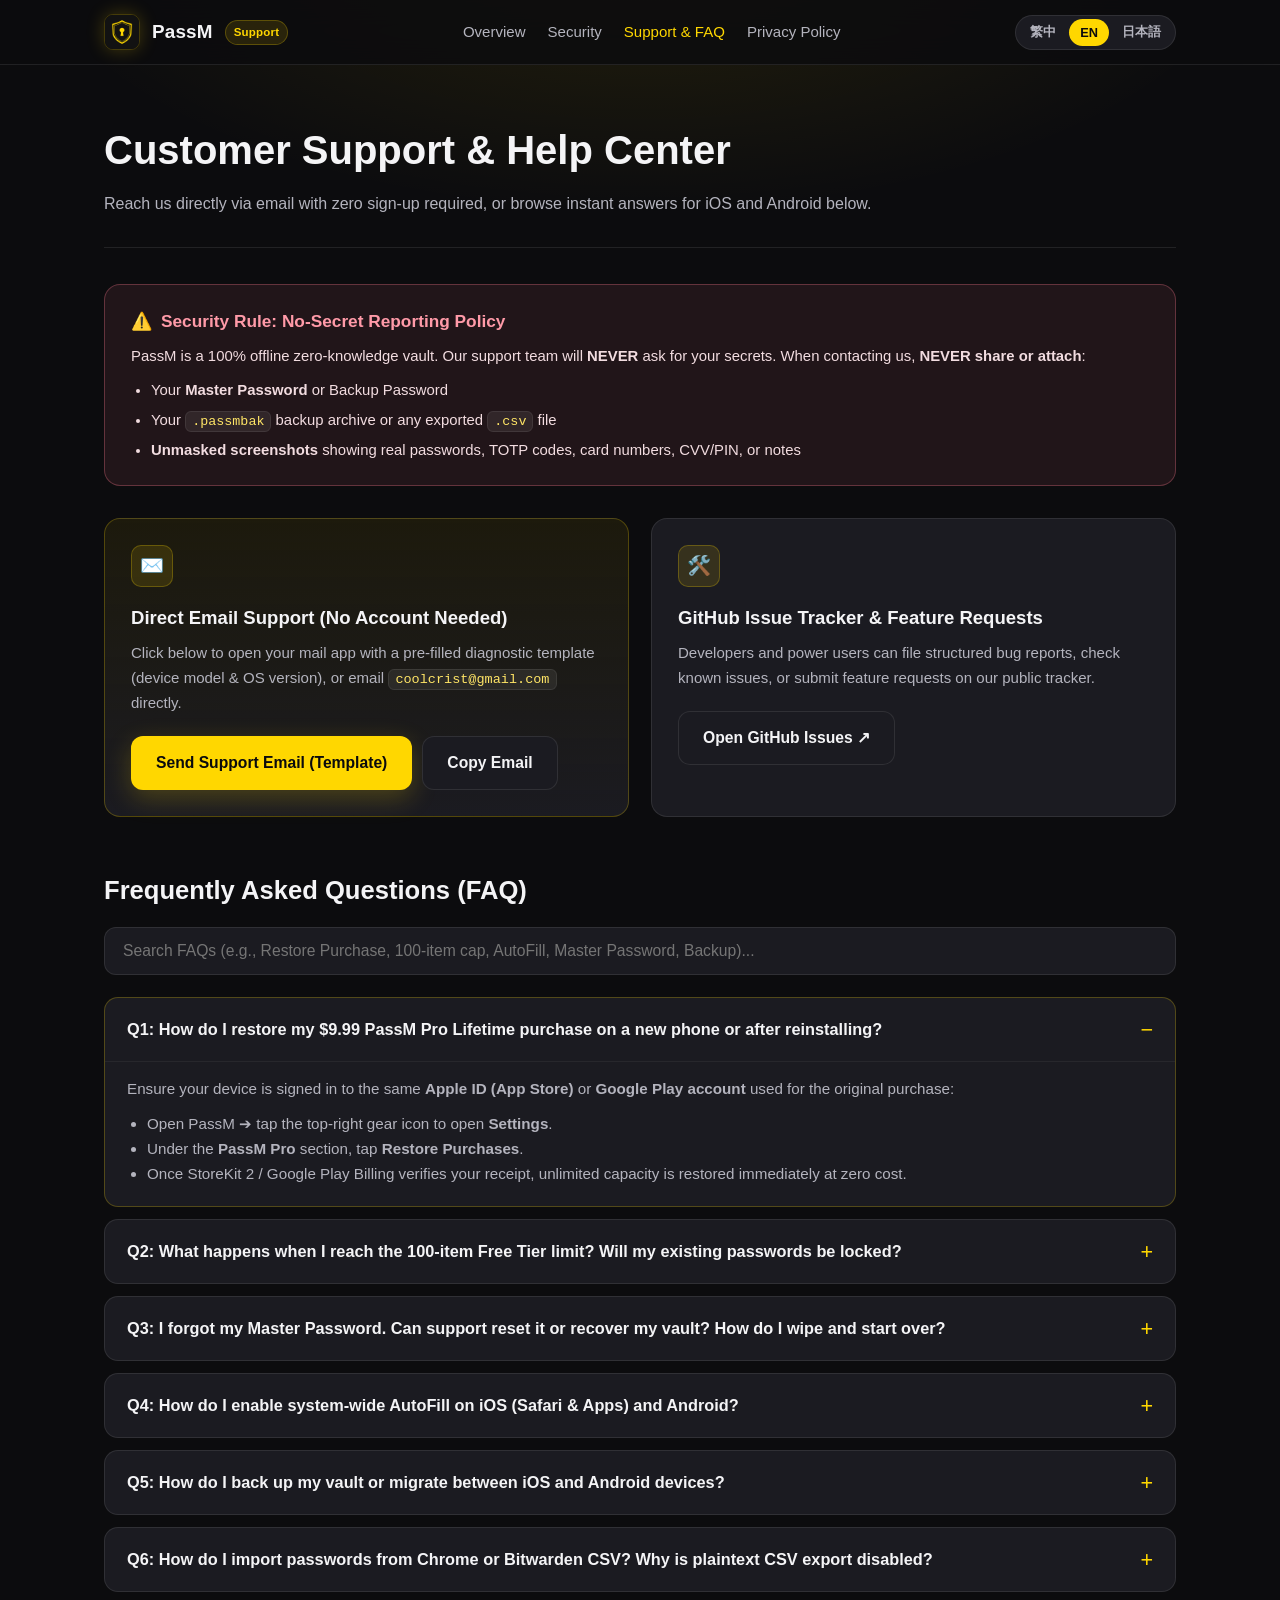
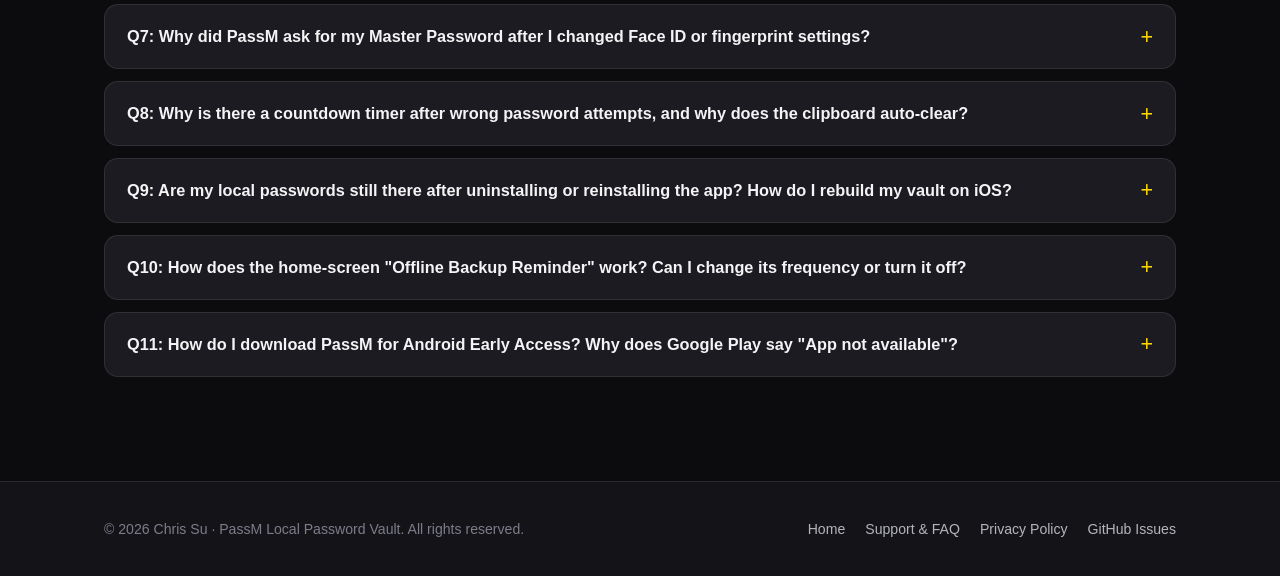
<file: support.html>
<!DOCTYPE html>
<html lang="zh-Hant" data-active-lang="zh">
<head>
  <meta charset="UTF-8">
  <meta name="viewport" content="width=device-width, initial-scale=1.0">
  <meta http-equiv="Content-Security-Policy" content="default-src 'self'; img-src 'self' data:; style-src 'self' 'unsafe-inline'; script-src 'self';">
  <title>PassM Support &amp; FAQ — 客戶支援與安全回報中心</title>
  <meta name="description" content="Official PassM Support Center, No-Secret Reporting Guide, Direct Email Contact, and Frequently Asked Questions for iOS and Android.">
  <link rel="icon" type="image/png" href="./assets/favicon.png">
  <link rel="apple-touch-icon" href="./assets/icon.png">
  <link rel="stylesheet" href="./assets/styles.css">
  <script src="./assets/site.js" defer></script>
</head>
<body>
  <header class="navbar">
    <div class="nav-inner">
      <a href="./index.html" class="brand">
        <img src="./assets/icon.png" alt="PassM Icon">
        <span>PassM</span>
        <span class="brand-badge">Support</span>
      </a>
      <nav class="nav-links">
        <a href="./index.html">
          <span data-lang="zh">產品首頁</span>
          <span data-lang="en">Overview</span>
          <span data-lang="ja">ホーム</span>
        </a>
        <a href="./index.html#security">
          <span data-lang="zh">安全架構</span>
          <span data-lang="en">Security</span>
          <span data-lang="ja">暗号化設計</span>
        </a>
        <a href="./support.html" class="active">
          <span data-lang="zh">技術支援與 FAQ</span>
          <span data-lang="en">Support &amp; FAQ</span>
          <span data-lang="ja">サポート・FAQ</span>
        </a>
        <a href="./privacy.html">
          <span data-lang="zh">隱私權政策</span>
          <span data-lang="en">Privacy Policy</span>
          <span data-lang="ja">プライバシーポリシー</span>
        </a>
      </nav>
      <div class="lang-switcher" role="group" aria-label="Language Switcher">
        <button type="button" class="lang-btn active" data-set-lang="zh">繁中</button>
        <button type="button" class="lang-btn" data-set-lang="en">EN</button>
        <button type="button" class="lang-btn" data-set-lang="ja">日本語</button>
      </div>
    </div>
  </header>

  <main>
    <div class="container">
      <div class="page-header">
        <h1 data-lang="zh">客戶支援與安全回報中心</h1>
        <h1 data-lang="en">Customer Support &amp; Help Center</h1>
        <h1 data-lang="ja">カスタマーサポート＆ヘルプセンター</h1>
        <p data-lang="zh">無須註冊任何帳號即可直接透過電子郵件聯繫我們，或在下方快速查詢 iOS / Android 常見問題解答。</p>
        <p data-lang="en">Reach us directly via email with zero sign-up required, or browse instant answers for iOS and Android below.</p>
        <p data-lang="ja">アカウント登録不要で直接メールにてお問い合わせいただけます。下部のよくある質問もあわせてご確認ください。</p>
      </div>

      <!-- Mandatory No-Secret Reporting Rule -->
      <div class="alert-danger" role="alert">
        <h3>
          <span>⚠️</span>
          <span data-lang="zh">安全鐵律：無密回報守則（No-Secret Reporting Rule）</span>
          <span data-lang="en">Security Rule: No-Secret Reporting Policy</span>
          <span data-lang="ja">セキュリティ鉄則：機密情報を含めない報告ルール</span>
        </h3>
        <p data-lang="zh">PassM 採 100% 離線零知識架構，支援團隊<strong>在任何情況下都絕不會</strong>向您索取密碼或備份檔。來信或回報問題時，<strong>請絕對不要提供或夾帶</strong>：</p>
        <p data-lang="en">PassM is a 100% offline zero-knowledge vault. Our support team will <strong>NEVER</strong> ask for your secrets. When contacting us, <strong>NEVER share or attach</strong>:</p>
        <p data-lang="ja">PassM は完全オフラインのゼロ知識設計です。サポートが機密情報を尋ねることは<strong>絶対にありません</strong>。お問い合わせの際は<strong>以下の情報を絶対に送信しないでください</strong>：</p>
        <ul>
          <li>
            <span data-lang="zh">您的<strong>主密碼（Master Password）</strong>或備份加密密碼</span>
            <span data-lang="en">Your <strong>Master Password</strong> or Backup Password</span>
            <span data-lang="ja"><strong>マスターパスワード</strong>またはバックアップ用パスワード</span>
          </li>
          <li>
            <span data-lang="zh">您的 <code>.passmbak</code> 加密備份檔或任何匯出的 <code>.csv</code> 檔案</span>
            <span data-lang="en">Your <code>.passmbak</code> backup archive or any exported <code>.csv</code> file</span>
            <span data-lang="ja"><code>.passmbak</code> バックアップファイルや <code>.csv</code> ファイル</span>
          </li>
          <li>
            <span data-lang="zh">含有真實密碼、TOTP 驗證碼、信用卡號、CVV/PIN 或安全筆記之<strong>未遮罩螢幕截圖</strong></span>
            <span data-lang="en"><strong>Unmasked screenshots</strong> showing real passwords, TOTP codes, card numbers, CVV/PIN, or notes</span>
            <span data-lang="ja">実際のパスワード・TOTPコード・カード番号・CVV・メモが写った<strong>未マスクのスクリーンショット</strong></span>
          </li>
        </ul>
      </div>

      <!-- Dual-Channel Contact Cards -->
      <div class="grid-2" style="margin-bottom: 52px;">
        <div class="card card-highlight">
          <div class="card-icon">✉️</div>
          <h3 data-lang="zh">官方客服信箱（免登入，推薦一般用戶）</h3>
          <h3 data-lang="en">Direct Email Support (No Account Needed)</h3>
          <h3 data-lang="ja">公式メールサポート（登録不要・推奨）</h3>
          <p data-lang="zh">點擊下方按鈕將自動開啟您的郵件軟體並帶入環境回報範本（裝置型號／系統版本），或直接寄信至 <code>coolcrist@gmail.com</code>。</p>
          <p data-lang="en">Click below to open your mail app with a pre-filled diagnostic template (device model &amp; OS version), or email <code>coolcrist@gmail.com</code> directly.</p>
          <p data-lang="ja">下のボタンから環境情報テンプレート付きでメールを作成できます（宛先：<code>coolcrist@gmail.com</code>）。</p>
          <div style="display: flex; gap: 10px; flex-wrap: wrap; margin-top: 20px;">
            <a class="btn btn-gold" data-mailto-template href="mailto:coolcrist@gmail.com">
              <span data-lang="zh">撰寫支援信件（自動帶入範本）</span>
              <span data-lang="en">Send Support Email (Template)</span>
              <span data-lang="ja">サポートメールを作成（テンプレート付）</span>
            </a>
            <button type="button" class="btn btn-outline" data-copy-email>
              <span data-lang="zh">複製信箱地址</span>
              <span data-lang="en">Copy Email</span>
              <span data-lang="ja">アドレスをコピー</span>
            </button>
          </div>
        </div>

        <div class="card">
          <div class="card-icon">🛠️</div>
          <h3 data-lang="zh">GitHub Issues 公開問題追蹤與功能建議</h3>
          <h3 data-lang="en">GitHub Issue Tracker &amp; Feature Requests</h3>
          <h3 data-lang="ja">GitHub Issues（バグ報告・機能要望）</h3>
          <p data-lang="zh">若您擁有 GitHub 帳號，歡迎透過公開 Issue 追蹤單回報錯誤重現步驟、查閱已知問題進度或提出新功能建議。</p>
          <p data-lang="en">Developers and power users can file structured bug reports, check known issues, or submit feature requests on our public tracker.</p>
          <p data-lang="ja">GitHub アカウントをお持ちの方は、公開 Issue トラッカーからバグ報告や機能リクエストを投稿することも可能です。</p>
          <div style="margin-top: 20px;">
            <a class="btn btn-outline" href="https://github.com/aomeios/passm-support/issues" target="_blank" rel="noopener noreferrer">
              <span data-lang="zh">前往 GitHub Issues 追蹤區 ↗</span>
              <span data-lang="en">Open GitHub Issues ↗</span>
              <span data-lang="ja">GitHub Issues を開く ↗</span>
            </a>
          </div>
        </div>
      </div>

      <!-- Interactive FAQ -->
      <section style="margin-bottom: 40px;">
        <h2 style="font-size: 1.6rem; margin-bottom: 16px;">
          <span data-lang="zh">常見問題排除（FAQ）</span>
          <span data-lang="en">Frequently Asked Questions (FAQ)</span>
          <span data-lang="ja">よくある質問（FAQ）</span>
        </h2>

        <div class="faq-search-wrap">
          <input id="faq-search" type="search" class="faq-search" placeholder="搜尋常見問題...">
        </div>

        <div class="faq-list">
          <!-- FAQ 1 -->
          <details class="faq-item" open>
            <summary>
              <span data-lang="zh">Q1：購買 $9.99 PassM Pro 永久專業版後，更換手機或重新安裝 App 如何恢復購買資格？</span>
              <span data-lang="en">Q1: How do I restore my $9.99 PassM Pro Lifetime purchase on a new phone or after reinstalling?</span>
              <span data-lang="ja">Q1：$9.99 の PassM Pro（買い切り版）を購入後、機種変更や再インストール時に復元するには？</span>
            </summary>
            <div class="faq-body">
              <p data-lang="zh">請確認您的裝置已登入當初購買時使用的同一個 <strong>Apple ID（App Store）</strong> 或 <strong>Google Play 帳號</strong> 並保持網路連線：</p>
              <ul data-lang="zh">
                <li>開啟 PassM 並解鎖金庫 ➔ 點擊右上角齒輪進入 <strong>「設定 (Settings)」</strong>。</li>
                <li>在頂部 <strong>「PassM Pro」</strong> 卡片點擊 <strong>「恢復購買 (Restore Purchases)」</strong>。</li>
                <li>系統透過官方商店驗證有效買斷收據後，即會自動恢復無限筆數資格並封印至本機硬體安全快取，無須再次付費。</li>
              </ul>
              <p data-lang="en">Ensure your device is signed in to the same <strong>Apple ID (App Store)</strong> or <strong>Google Play account</strong> used for the original purchase:</p>
              <ul data-lang="en">
                <li>Open PassM ➔ tap the top-right gear icon to open <strong>Settings</strong>.</li>
                <li>Under the <strong>PassM Pro</strong> section, tap <strong>Restore Purchases</strong>.</li>
                <li>Once StoreKit 2 / Google Play Billing verifies your receipt, unlimited capacity is restored immediately at zero cost.</li>
              </ul>
              <p data-lang="ja">購入時と同じ <strong>Apple ID（App Store）</strong> または <strong>Google Play アカウント</strong> にサインインした状態で以下の手順を実行してください：</p>
              <ul data-lang="ja">
                <li>PassM を開いてロックを解除し、右上の歯車アイコンから <strong>「設定」</strong> を開きます。</li>
                <li><strong>「PassM Pro」</strong> セクション内の <strong>「購入を復元」</strong> をタップします。</li>
                <li>公式ストアで有効な購入履歴が確認されると、即座に無制限容量が復元されます。</li>
              </ul>
            </div>
          </details>

          <!-- FAQ 2 -->
          <details class="faq-item">
            <summary>
              <span data-lang="zh">Q2：達到免費版 100 筆上限後無法新增第 101 筆，原本儲存的密碼會被鎖住嗎？</span>
              <span data-lang="en">Q2: What happens when I reach the 100-item Free Tier limit? Will my existing passwords be locked?</span>
              <span data-lang="ja">Q2：無料版の100件上限に達すると、保存済みのパスワードは見られなくなりますか？</span>
            </summary>
            <div class="faq-body">
              <p data-lang="zh"><strong>絕對不會鎖庫！</strong>PassM 嚴格遵守「軟性上限絕不綁架資料」原則：免費版達 100 筆（或退款退回免費版）時，僅會暫停新增第 101 筆項目；您既有的全部項目<strong>永久可正常檢視、搜尋、複製密碼、編輯、刪除、使用系統自動填寫（AutoFill）、執行離線安全審計，以及完整匯出 <code>.passmbak</code> 加密備份</strong>。</p>
              <p data-lang="en"><strong>Never!</strong> PassM enforces a strict Soft-Cap No-Lockout policy. Reaching 100 items only pauses adding a 101st item — all existing items remain <strong>permanently readable, searchable, editable, deletable, usable via AutoFill, and fully exportable to <code>.passmbak</code> backups</strong> forever.</p>
              <p data-lang="ja"><strong>いいえ、既存データがロックされることは一切ありません。</strong>100件に達すると101件目の新規追加のみが制限されますが、保存済みのすべての項目は<strong>永久に閲覧・検索・編集・削除・自動入力・<code>.passmbak</code> バックアップ出力が可能</strong>です。</p>
            </div>
          </details>

          <!-- FAQ 3 -->
          <details class="faq-item">
            <summary>
              <span data-lang="zh">Q3：忘記主密碼（Master Password）可以請官方幫忙重設或救回資料嗎？如何清空重建金庫？</span>
              <span data-lang="en">Q3: I forgot my Master Password. Can support reset it or recover my vault? How do I wipe and start over?</span>
              <span data-lang="ja">Q3：マスターパスワードを忘れました。運営側でリセットやデータ復旧はできますか？初期化方法は？</span>
            </summary>
            <div class="faq-body">
              <p data-lang="zh"><strong>無法救回。</strong>由於 PassM 為 100% 離線零知識架構，無伺服器、無帳號、無任何後門金鑰；若遺忘主密碼且沒有事先匯出並記得密碼的 <code>.passmbak</code> 備份檔，任何人在數學上均無法解密該資料庫。</p>
              <p data-lang="zh">若您決定放棄舊資料並徹底抹除重建新金庫：</p>
              <ul data-lang="zh">
                <li><strong>iOS / iPadOS</strong>：在解鎖畫面點擊 <strong>「忘記主密碼？」</strong> ➔ 勾選確認不可逆警告並輸入大寫 <code>RESET</code>，即可完整清除資料庫與 Keychain 金鑰重新建立。</li>
                <li><strong>Android</strong>：前往系統「設定 ➔ 應用程式 ➔ PassM ➔ 儲存空間 ➔ 清除儲存空間」（或重新安裝 App），即可重新建立新金庫。</li>
              </ul>
              <p data-lang="en"><strong>Recovery is mathematically impossible.</strong> PassM has no servers, no accounts, and no recovery backdoors. If you forget your Master Password and do not have an encrypted <code>.passmbak</code> backup with a known backup password, the vault cannot be decrypted.</p>
              <ul data-lang="en">
                <li><strong>To wipe &amp; start fresh on iOS / iPadOS</strong>: On the Unlock screen, tap <strong>"Forgot Master Password?"</strong>, check the confirmation box, and type uppercase <code>RESET</code> to erase both database and Keychain keys.</li>
                <li><strong>To wipe &amp; start fresh on Android</strong>: Go to Android Settings ➔ Apps ➔ PassM ➔ Storage ➔ Clear Storage (or reinstall the app).</li>
              </ul>
              <p data-lang="ja"><strong>復旧はできません。</strong>PassM はサーバーもバックドアも持たない完全ゼロ知識設計のため、マスターパスワードを紛失し、パスワードがわかる <code>.passmbak</code> バックアップもない場合、復号は不可能です。</p>
              <ul data-lang="ja">
                <li><strong>iOS / iPadOS で初期化して作り直す場合</strong>：ロック解除画面の<strong>「マスターパスワードをお忘れですか？」</strong>をタップし、同意にチェックを入れて大文字で <code>RESET</code> と入力すると完全に消去されます。</li>
                <li><strong>Android で初期化して作り直す場合</strong>：端末の「設定 ➔ アプリ ➔ PassM ➔ ストレージを消去」（またはアプリの再インストール）を行ってください。</li>
              </ul>
            </div>
          </details>

          <!-- FAQ 4 -->
          <details class="faq-item">
            <summary>
              <span data-lang="zh">Q4：如何在 iOS（Safari 與跨 App）及 Android 啟用系統自動填寫（AutoFill）？</span>
              <span data-lang="en">Q4: How do I enable system-wide AutoFill on iOS (Safari &amp; Apps) and Android?</span>
              <span data-lang="ja">Q4：iOS（Safari・他アプリ）や Android で自動入力（AutoFill）を有効にするには？</span>
            </summary>
            <div class="faq-body">
              <ul data-lang="zh">
                <li><strong>iOS / iPadOS</strong>：前往系統 <strong>「設定 ➔ 一般 ➔ 自動填寫與密碼 (AutoFill &amp; Passwords)」</strong> ➔ 開啟「自動填寫密碼與通行密鑰」，並在下方「自動填寫來源」勾選 <strong>PassM</strong>。</li>
                <li><strong>Android</strong>：前往系統 <strong>「設定 ➔ 密碼、通行密鑰與自動填入（或系統 ➔ 語言與輸入法）➔ 慣用服務」</strong> ➔ 選擇 <strong>PassM</strong>。</li>
              </ul>
              <ul data-lang="en">
                <li><strong>iOS / iPadOS</strong>: Open iOS <strong>Settings ➔ General ➔ AutoFill &amp; Passwords</strong>, turn on "AutoFill Passwords and Passkeys", and toggle on <strong>PassM</strong> under AutoFill From.</li>
                <li><strong>Android</strong>: Open Android <strong>Settings ➔ Passwords, passkeys &amp; accounts (or System ➔ Languages &amp; input) ➔ Preferred service</strong>, and select <strong>PassM</strong>.</li>
              </ul>
              <ul data-lang="ja">
                <li><strong>iOS / iPadOS</strong>：端末の<strong>「設定 ➔ 一般 ➔ 自動入力とパスワード」</strong>を開き、「パスワードとパスキーを自動入力」をオンにして一覧から <strong>PassM</strong> を選択します。</li>
                <li><strong>Android</strong>：端末の<strong>「設定 ➔ パスワードとアカウント（またはシステム ➔ 言語と入力）➔ 自動入力サービス」</strong>から <strong>PassM</strong> を選択します。</li>
              </ul>
            </div>
          </details>

          <!-- FAQ 5 -->
          <details class="faq-item">
            <summary>
              <span data-lang="zh">Q5：如何備份密碼庫或將資料安全轉移到新手機（跨 iOS / Android 通用）？</span>
              <span data-lang="en">Q5: How do I back up my vault or migrate between iOS and Android devices?</span>
              <span data-lang="ja">Q5：バックアップの作成や、iOS・Android 間での機種変更データ移行の方法は？</span>
            </summary>
            <div class="faq-body">
              <p data-lang="zh">進入「設定 ➔ 備份與資料管理 ➔ 匯出加密備份」，設定一組高強度備份密碼即可匯出 <code>.passmbak</code> 加密備份檔（採用 120 萬次 PBKDF2 + AES-256-GCM 加密，單檔上限 32 MiB）。在新手機安裝 PassM 並建立金庫後，進入「設定 ➔ 匯入加密備份」選取該 <code>.passmbak</code> 檔輸入備份密碼即可無損合併還原（<code>MERGE_SKIP</code> 不覆蓋既有同 ID 項目）。</p>
              <p data-lang="en">Go to <strong>Settings ➔ Export Encrypted Backup</strong> to generate a <code>.passmbak</code> file protected by 1,200,000-iteration PBKDF2 + AES-256-GCM (up to 32 MiB). On your new iOS or Android device, create a vault and choose <strong>Settings ➔ Import Encrypted Backup</strong> to safely merge all items (<code>MERGE_SKIP</code>).</p>
              <p data-lang="ja">「設定 ➔ 暗号化バックアップをエクスポート」からバックアップ用パスワードを設定し、<code>.passmbak</code> ファイル（120万回 PBKDF2 + AES-256-GCM、上限 32 MiB）を保存します。新しい iOS / Android 端末の PassM で「暗号化バックアップをインポート」を選択すると安全に統合復元されます。</p>
            </div>
          </details>

          <!-- FAQ 6 -->
          <details class="faq-item">
            <summary>
              <span data-lang="zh">Q6：如何從 Chrome、Edge 或 Bitwarden 批次匯入現有密碼？為什麼不支援匯出 CSV？</span>
              <span data-lang="en">Q6: How do I import passwords from Chrome or Bitwarden CSV? Why is plaintext CSV export disabled?</span>
              <span data-lang="ja">Q6：Chrome や Bitwarden から CSV インポートするには？CSV エクスポートがない理由は？</span>
            </summary>
            <div class="faq-body">
              <p data-lang="zh">您可於「設定 ➔ 匯入 CSV 檔案」匯入由 Google Chrome 或 Bitwarden 匯出的標準 CSV 密碼檔，匯入完成後<strong>請務必立即將裝置上的明文 CSV 檔案永久刪除（含垃圾桶）</strong>。為貫徹零明文落地安全原則，PassM 採「CSV 僅進不出」設計，匯出備份一律強制使用高強度加密的 <code>.passmbak</code> 格式。</p>
              <p data-lang="en">Use <strong>Settings ➔ Import CSV</strong> to import standard Google Chrome or Bitwarden CSV exports, then <strong>immediately delete the plaintext CSV file (including Recently Deleted / Trash)</strong> from your device. To prevent accidental plaintext exposure, PassM strictly prohibits plaintext CSV exports — all exports use encrypted <code>.passmbak</code> archives.</p>
              <p data-lang="ja">「設定 ➔ CSV ファイルをインポート」から Google Chrome または Bitwarden 形式の CSV を取り込めます。完了後は<strong>端末内の平文 CSV ファイルをゴミ箱も含めて直ちに完全削除してください</strong>。平文漏洩を防ぐため、エクスポートは暗号化された <code>.passmbak</code> 形式のみとなります。</p>
            </div>
          </details>

          <!-- FAQ 7 -->
          <details class="faq-item">
            <summary>
              <span data-lang="zh">Q7：為什麼新增或變更系統 Face ID／指紋後，PassM 會要求重新輸入一次主密碼？</span>
              <span data-lang="en">Q7: Why did PassM ask for my Master Password after I changed Face ID or fingerprint settings?</span>
              <span data-lang="ja">Q7：端末の Face ID や指紋設定を変更した後、マスターパスワードの再入力を求められたのはなぜですか？</span>
            </summary>
            <div class="faq-body">
              <p data-lang="zh">這是 PassM 的硬體級防入侵設計（<code>BiometryCurrentSet</code> 當前生物特徵集合綁定）。為防止他人得知您的手機螢幕解鎖密碼後在系統新增自己的指紋／臉孔來解開密碼庫，一旦作業系統偵測到生物特徵有增減變更，舊的快速解鎖封印金鑰即會自動作廢；您只需以主密碼解鎖後於設定頁重新開啟生物辨識即可。</p>
              <p data-lang="en">This is an intentional hardware security safeguard (<code>BiometryCurrentSet</code> binding). If someone adds a new fingerprint or Face ID appearance to your device, PassM's hardware biometric key automatically invalidates itself to block unauthorized vault access. Simply unlock with your Master Password and re-enable biometric unlock in Settings.</p>
              <p data-lang="ja">不正アクセスを防ぐためのハードウェア保護仕様（<code>BiometryCurrentSet</code> バインド）です。第三者が端末に新しい指紋や顔を登録して保管庫を開けるのを防ぐため、生体情報の変更を検知すると生体認証キーが自動失効します。マスターパスワードで解錠後、設定から再度オンにしてください。</p>
            </div>
          </details>

          <!-- FAQ 8 -->
          <details class="faq-item">
            <summary>
              <span data-lang="zh">Q8：為什麼多次輸錯主密碼會出現倒數鎖定？剪貼簿複製後為什麼會自動清空？</span>
              <span data-lang="en">Q8: Why is there a countdown timer after wrong password attempts, and why does the clipboard auto-clear?</span>
              <span data-lang="ja">Q8：パスワードを連続で間違えると待機時間が発生するのはなぜですか？クリップボードの自動消去とは？</span>
            </summary>
            <div class="faq-body">
              <p data-lang="zh">為抵禦暴力破解攻擊，連續輸錯主密碼達 5 次起將啟動單調時鐘指數退避冷卻（30 秒、1 分鐘……最長 30 分鐘），即使重新開機或修改系統時間亦無法繞過。此外，複製密碼或驗證碼時會標記為敏感剪貼簿內容，並於預設倒數到期或金庫上鎖時自動清除，降低其他 App 窺探剪貼簿的風險（可於設定調整自動上鎖與剪貼簿清除秒數）。</p>
              <p data-lang="en">After 5 consecutive failed unlock attempts, PassM enforces monotonic-clock exponential backoff (30s up to 30m) that cannot be bypassed by changing the system clock. Copied passwords are flagged as sensitive on the OS clipboard and automatically scrubbed after the configured timeout or when the vault locks.</p>
              <p data-lang="ja">総当たり攻撃を防ぐため、5回連続で誤入力するとシステム時刻の変更では回避できない指数バックオフ待機時間（30秒〜最大30分）が適用されます。また、コピーしたパスワードは機密属性が付与され、指定秒数の経過またはロック時に自動消去されます。</p>
            </div>
          </details>

          <!-- FAQ 9 -->
          <details class="faq-item">
            <summary>
              <span data-lang="zh">Q9：移除或重新安裝 App 後，原本的本機密碼資料還在嗎？iOS 重裝後如何重建金庫？</span>
              <span data-lang="en">Q9: Are my local passwords still there after uninstalling or reinstalling the app? How do I rebuild my vault on iOS?</span>
              <span data-lang="ja">Q9：アプリを削除・再インストールした後、端末内のパスワードデータは残りますか？iOS 再インストール後の保管庫再作成方法は？</span>
            </summary>
            <div class="faq-body">
              <p data-lang="zh">PassM 採 <strong>100% 零知識無雲端架構</strong>，無任何遠端伺服器備份；當您移除 App 時，作業系統會一併刪除本機加密資料庫，<strong>移除 App 或換機前請務必先至「設定」匯出 <code>.passmbak</code> 加密備份</strong>。</p>
              <ul data-lang="zh">
                <li><strong>iOS / iPadOS 重新安裝</strong>：可直接於解鎖畫面輸入<strong>原始舊主密碼</strong>驗證身分（點擊「驗證原密碼並重建金庫」），系統將自動清除殘留舊鑰並以全新隨機金鑰建立空白金庫，進入後至 <strong>「設定 ➔ 匯入加密備份」</strong> 選取 <code>.passmbak</code> 即可還原；若忘記舊主密碼，亦可點擊「忘記主密碼？」透過勾選確認與輸入大寫 <code>RESET</code> 的高門檻確認流程重設。</li>
                <li><strong>Android 重新安裝</strong>：開啟後直接建立主密碼與空白金庫，再至 <strong>「設定 ➔ 匯入加密備份」</strong> 選取 <code>.passmbak</code> 即可還原。</li>
              </ul>
              <p data-lang="en">PassM uses a <strong>100% zero-knowledge, cloud-free architecture</strong>. When you uninstall the app, the operating system deletes the local encrypted database along with the app sandbox — <strong>always export a <code>.passmbak</code> encrypted backup before uninstalling the app or switching devices</strong>.</p>
              <ul data-lang="en">
                <li><strong>Reinstalling on iOS / iPadOS</strong>: Enter your <strong>original Master Password</strong> on the Unlock screen and tap <strong>"Verify password and rebuild vault"</strong>. PassM verifies your identity, purges residual keys, and creates a new empty vault with fresh random keys (then go to <strong>Settings ➔ Import Encrypted Backup</strong> to restore your <code>.passmbak</code> file). If you forgot your old Master Password, use <strong>"Forgot Master Password?"</strong> to complete the high-threshold uppercase <code>RESET</code> confirmation flow.</li>
                <li><strong>Reinstalling on Android</strong>: Create a Master Password on launch, then go to <strong>Settings ➔ Import Encrypted Backup</strong> to restore your <code>.passmbak</code> archive.</li>
              </ul>
              <p data-lang="ja">PassM は <strong>100% ゼロ知識・クラウドなし設計</strong>のため、アプリを削除すると OS によって端末内のローカル暗号化データベースも一括消去されます。<strong>アプリの削除や機種変更の前には、必ず事前に <code>.passmbak</code> 暗号化バックアップをエクスポートしてください。</strong></p>
              <ul data-lang="ja">
                <li><strong>iOS / iPadOS で再インストールした場合</strong>：ロック解除画面で<strong>元の古いマスターパスワード</strong>を入力して本人確認（<strong>「元のパスワードを確認して保管庫を再作成」</strong>）を行うと、残存する古い鍵が自動消去され、新しいランダム鍵で空の保管庫が構築されます（起動後、<strong>「設定 ➔ 暗号化バックアップをインポート」</strong>から <code>.passmbak</code> を復元できます）。元のマスターパスワードを忘れた場合は、高閾値の <code>RESET</code> 確認フローから初期化できます。</li>
                <li><strong>Android で再インストールした場合</strong>：初回起動時に新しい保管庫を作成し、<strong>「設定 ➔ 暗号化バックアップをインポート」</strong>から <code>.passmbak</code> を読み込んで復元してください。</li>
              </ul>
            </div>
          </details>

          <!-- FAQ 10 -->
          <details class="faq-item">
            <summary>
              <span data-lang="zh">Q10：首頁的「離線備份提醒」如何運作？可以調整頻率或關閉嗎？</span>
              <span data-lang="en">Q10: How does the home-screen "Offline Backup Reminder" work? Can I change its frequency or turn it off?</span>
              <span data-lang="ja">Q10：ホーム画面の「オフラインバックアップ通知」の仕組みは？頻度の変更やオフはできますか？</span>
            </summary>
            <div class="faq-body">
              <p data-lang="zh">雙平台採用 100% 本機離線評估之<strong>非阻斷式智慧提醒</strong>：當符合<strong>「首次達 3 筆未備份（或首筆滿 3 天）」</strong>、<strong>「距上次備份累積達 5 筆變更」</strong>或<strong>「有未備份變更且逾 14 天」</strong>（以及逾 90 天定期檢視）時，首頁頂部會溫和提示一鍵匯出 <code>.passmbak</code>（實際完成匯出落盤後自動歸零）。支援點擊 <strong>「稍後提醒」</strong> 靜音 7 天（期間右上角設定齒輪圖示保留微圓點提醒），並可隨時於 <strong>「設定 ➔ 備份與資料管理」</strong> 自由調整為每 <strong>7 天</strong>、<strong>14 天預設</strong>、<strong>30 天</strong>或<strong>關閉首頁橫幅</strong>。</p>
              <p data-lang="en">Both iOS and Android feature a <strong>non-blocking smart offline reminder</strong>: a gentle banner prompts a one-tap <code>.passmbak</code> export on the home screen when <strong>3 items are added without an initial backup (or your first item reaches 3 days old)</strong>, <strong>5 changes accumulate since your last backup</strong>, or <strong>unsaved changes remain past 14 days</strong> (plus a 90-day freshness check), resetting once a backup file is saved. You can tap <strong>"Remind me later"</strong> to snooze the banner for 7 days (keeping a subtle dot on the Settings gear icon), or go to <strong>Settings ➔ Backup &amp; Data Management</strong> to choose <strong>Every 7 days</strong>, <strong>14-day default</strong>, <strong>Every 30 days</strong>, or <strong>Turn off home banner</strong>.</p>
              <p data-lang="ja">iOS / Android ともに完全オフライン判定による<strong>非ブロック型スマート通知</strong>を採用しています。<strong>「初回未バックアップで 3 件到達（または最初の項目から 3 日経過）」</strong>、<strong>「前回バックアップから 5 件の変更蓄積」</strong>、または<strong>「未保存の変更があり 14 日経過」</strong>（および 90 日経過時の定期確認）に達すると、ホーム画面でワンタップ出力を穏やかに案内します（出力完了で自動リセット）。<strong>「後で通知」</strong>でバナーを 7 日間ミュートでき（設定アイコンには控えめなドットを保持）、<strong>「設定 ➔ バックアップとデータ管理」</strong>から <strong>7日ごと</strong>・<strong>14日標準</strong>・<strong>30日ごと</strong>・<strong>ホームバナーをオフ</strong> へいつでも変更可能です。</p>
            </div>
          </details>

          <!-- FAQ 11 -->
          <details id="android-beta" class="faq-item">
            <summary>
              <span data-lang="zh">Q11：如何下載 PassM Android 搶先體驗版？為什麼直接點 Google Play 連結顯示「無法使用應用程式」？</span>
              <span data-lang="en">Q11: How do I download PassM for Android Early Access? Why does Google Play say "App not available"?</span>
              <span data-lang="ja">Q11：PassM Android 先行体験版の入手方法は？Google Play で「アプリは利用できません」と表示される理由は？</span>
            </summary>
            <div class="faq-body">
              <p data-lang="zh">PassM Android <code>1.1.0</code> 已通過 Google Play 官方安全與政策審查，目前處於<strong>封閉測試搶先體驗階段（Closed Testing Early Access）</strong>。在 Google Play 機制下，未加入白名單前直接開啟商店會顯示未獲邀請；只需使用與手機 Google Play <strong>相同的 Google 帳號</strong>完成以下兩步即可全自動秒開通：</p>
              <ul data-lang="zh">
                <li><strong>步驟 1（加入白名單群組）</strong>：前往 <a href="https://groups.google.com/g/passm-testers" target="_blank" rel="noopener noreferrer">PassM 官方測試 Google 群組 (groups.google.com/g/passm-testers)</a> 點擊<strong>「加入群組」</strong>（成員信箱彼此隱藏不公開，且可設定不接收郵件）。</li>
                <li><strong>步驟 2（啟用測試並安裝）</strong>：開啟 <a href="https://play.google.com/apps/testing/com.chris.passm" target="_blank" rel="noopener noreferrer">Google Play 測試加入頁面</a> 點擊<strong>「成為測試人員」</strong>，即可直接前往 <a href="https://play.google.com/store/apps/details?id=com.chris.passm" target="_blank" rel="noopener noreferrer">Google Play 商店下載 PassM</a>。</li>
              </ul>
              <p data-lang="en">PassM for Android <code>1.1.0</code> has passed official Google Play review and is currently in <strong>Closed Testing Early Access</strong>. Google Play hides closed-testing apps until your account is whitelisted. Simply use the <strong>same Google account</strong> signed into your Play Store app to complete two instant steps:</p>
              <ul data-lang="en">
                <li><strong>Step 1 (Instant Whitelist)</strong>: Open the <a href="https://groups.google.com/g/passm-testers" target="_blank" rel="noopener noreferrer">PassM Official Tester Google Group</a> and click <strong>"Join group"</strong> (member emails are hidden from other testers).</li>
                <li><strong>Step 2 (Opt-In &amp; Install)</strong>: Open the <a href="https://play.google.com/apps/testing/com.chris.passm" target="_blank" rel="noopener noreferrer">Google Play Testing Opt-In page</a>, tap <strong>"Become a tester"</strong>, and download PassM from <a href="https://play.google.com/store/apps/details?id=com.chris.passm" target="_blank" rel="noopener noreferrer">Google Play Store</a>.</li>
              </ul>
              <p data-lang="ja">PassM Android 版 <code>1.1.0</code> は Google Play 公式審査を通過し、現在<strong>クローズドテスト先行体験（Early Access）</strong>として公開中です。未登録のままストアを開くと利用不可と表示されますが、Play ストアと<strong>同じ Google アカウント</strong>で以下の 2 ステップを行うと即座に入手できます：</p>
              <ul data-lang="ja">
                <li><strong>ステップ 1（即時承認グループ参加）</strong>：<a href="https://groups.google.com/g/passm-testers" target="_blank" rel="noopener noreferrer">PassM 公式テスター Google グループ</a> を開き、<strong>「グループに参加」</strong>をタップします（メンバー一覧は非公開設定です）。</li>
                <li><strong>ステップ 2（テスト参加＆インストール）</strong>：<a href="https://play.google.com/apps/testing/com.chris.passm" target="_blank" rel="noopener noreferrer">Google Play テスト参加ページ</a> で<strong>「テスターになる」</strong>をタップし、<a href="https://play.google.com/store/apps/details?id=com.chris.passm" target="_blank" rel="noopener noreferrer">Google Play ストア</a> からインストールしてください。</li>
              </ul>
            </div>
          </details>
        </div>
      </section>
    </div>
  </main>

  <div id="copy-toast" class="toast" role="status" aria-live="polite">
    <span data-lang="zh">✓ 已複製客服信箱：coolcrist@gmail.com</span>
    <span data-lang="en">✓ Copied: coolcrist@gmail.com</span>
    <span data-lang="ja">✓ コピーしました：coolcrist@gmail.com</span>
  </div>

  <footer class="footer">
    <div class="container footer-inner">
      <div>© 2026 Chris Su · PassM Local Password Vault. All rights reserved.</div>
      <div class="footer-links">
        <a href="./index.html">
          <span data-lang="zh">首頁</span><span data-lang="en">Home</span><span data-lang="ja">ホーム</span>
        </a>
        <a href="./support.html">
          <span data-lang="zh">客戶支援與 FAQ</span><span data-lang="en">Support &amp; FAQ</span><span data-lang="ja">サポート・FAQ</span>
        </a>
        <a href="./privacy.html">
          <span data-lang="zh">隱私權政策</span><span data-lang="en">Privacy Policy</span><span data-lang="ja">プライバシーポリシー</span>
        </a>
        <a href="https://github.com/aomeios/passm-support/issues" target="_blank" rel="noopener noreferrer">GitHub Issues</a>
      </div>
    </div>
  </footer>
</body>
</html>
</file>
<file: assets/styles.css>
:root {
  --bg: #0c0c0e;
  --bg-elevated: #141418;
  --surface: #1b1b21;
  --surface-hover: #23232b;
  --gold: #ffd700;
  --gold-soft: #f5b700;
  --gold-dim: rgba(255, 215, 0, 0.12);
  --gold-border: rgba(255, 215, 0, 0.24);
  --text: #f4f4f6;
  --text-secondary: #b4b4be;
  --text-muted: #7c7c8a;
  --border: rgba(255, 255, 255, 0.09);
  --danger: #e06c7e;
  --danger-bg: rgba(224, 108, 126, 0.1);
  --danger-border: rgba(224, 108, 126, 0.35);
  --success: #3ddc84;
  --radius-sm: 10px;
  --radius-md: 16px;
  --radius-lg: 24px;
  --max-w: 1120px;
}

* {
  box-sizing: border-box;
  margin: 0;
  padding: 0;
}

html {
  scroll-behavior: smooth;
  background-color: var(--bg);
  color: var(--text);
  font-family: -apple-system, BlinkMacSystemFont, "SF Pro Text", "PingFang TC", "Hiragino Sans", "Noto Sans TC", "Noto Sans JP", "Segoe UI", Roboto, sans-serif;
  line-height: 1.65;
  -webkit-font-smoothing: antialiased;
}

body {
  min-height: 100vh;
  display: flex;
  flex-direction: column;
  background:
    radial-gradient(900px 420px at 50% -80px, rgba(255, 215, 0, 0.11), transparent 70%),
    var(--bg);
}

a {
  color: var(--gold);
  text-decoration: none;
  transition: opacity 0.18s ease, color 0.18s ease;
}
a:hover {
  opacity: 0.88;
}

code {
  font-family: ui-monospace, SFMono-Regular, Menlo, Monaco, Consolas, monospace;
  font-size: 0.9em;
  background: rgba(255, 255, 255, 0.07);
  color: #ffe566;
  padding: 0.15em 0.45em;
  border-radius: 6px;
  border: 1px solid rgba(255, 255, 255, 0.08);
}

/* Language Visibility */
[data-lang] {
  display: none !important;
}
html[data-active-lang="zh"] [data-lang="zh"] {
  display: revert !important;
}
html[data-active-lang="en"] [data-lang="en"] {
  display: revert !important;
}
html[data-active-lang="ja"] [data-lang="ja"] {
  display: revert !important;
}

/* Navbar */
.navbar {
  position: sticky;
  top: 0;
  z-index: 100;
  background: rgba(12, 12, 14, 0.82);
  backdrop-filter: blur(18px);
  -webkit-backdrop-filter: blur(18px);
  border-bottom: 1px solid var(--border);
}

.nav-inner {
  max-width: var(--max-w);
  margin: 0 auto;
  padding: 14px 24px;
  display: flex;
  align-items: center;
  justify-content: space-between;
  gap: 16px;
  flex-wrap: wrap;
}

.brand {
  display: inline-flex;
  align-items: center;
  gap: 12px;
  color: var(--text);
  font-weight: 700;
  font-size: 1.18rem;
  letter-spacing: 0.01em;
}
.brand img {
  width: 36px;
  height: 36px;
  border-radius: 9px;
  box-shadow: 0 0 18px rgba(255, 215, 0, 0.22);
  border: 1px solid var(--gold-border);
}
.brand-badge {
  font-size: 0.72rem;
  font-weight: 600;
  color: var(--gold);
  background: var(--gold-dim);
  border: 1px solid var(--gold-border);
  padding: 2px 8px;
  border-radius: 999px;
}

.nav-links {
  display: flex;
  align-items: center;
  gap: 22px;
  flex-wrap: wrap;
}
.nav-links a {
  color: var(--text-secondary);
  font-size: 0.94rem;
  font-weight: 500;
}
.nav-links a:hover,
.nav-links a.active {
  color: var(--gold);
  opacity: 1;
}

.lang-switcher {
  display: inline-flex;
  background: var(--surface);
  border: 1px solid var(--border);
  border-radius: 999px;
  padding: 3px;
  gap: 2px;
}
.lang-btn {
  border: none;
  background: transparent;
  color: var(--text-secondary);
  font-size: 0.8rem;
  font-weight: 600;
  padding: 5px 11px;
  border-radius: 999px;
  cursor: pointer;
  transition: all 0.16s ease;
}
.lang-btn:hover {
  color: var(--text);
}
.lang-btn.active {
  background: var(--gold);
  color: #0b0b0d;
}

/* Layout Containers */
.container {
  max-width: var(--max-w);
  margin: 0 auto;
  padding: 0 24px;
  width: 100%;
}

main {
  flex: 1;
}

/* Hero */
.hero {
  padding: 76px 0 56px;
  text-align: center;
}
.hero-icon {
  width: 88px;
  height: 88px;
  border-radius: 22px;
  margin-bottom: 22px;
  border: 1px solid var(--gold-border);
  box-shadow: 0 12px 42px rgba(255, 215, 0, 0.2);
}
.eyebrow {
  display: inline-flex;
  align-items: center;
  gap: 8px;
  padding: 6px 14px;
  border-radius: 999px;
  background: var(--gold-dim);
  border: 1px solid var(--gold-border);
  color: var(--gold);
  font-size: 0.82rem;
  font-weight: 600;
  margin-bottom: 20px;
}
.hero h1 {
  font-size: clamp(2rem, 4.6vw, 3.35rem);
  line-height: 1.18;
  font-weight: 800;
  letter-spacing: -0.02em;
  max-width: 840px;
  margin: 0 auto 18px;
}
.hero h1 .gold-text {
  background: linear-gradient(135deg, #ffe566 0%, #ffd700 50%, #f59e0b 100%);
  -webkit-background-clip: text;
  -webkit-text-fill-color: transparent;
}
.hero-sub {
  color: var(--text-secondary);
  font-size: clamp(1.02rem, 2vw, 1.2rem);
  max-width: 680px;
  margin: 0 auto 34px;
}

.cta-row {
  display: flex;
  justify-content: center;
  align-items: center;
  gap: 14px;
  flex-wrap: wrap;
}

.btn {
  display: inline-flex;
  align-items: center;
  justify-content: center;
  gap: 10px;
  padding: 13px 24px;
  border-radius: 12px;
  font-weight: 700;
  font-size: 0.98rem;
  cursor: pointer;
  border: 1px solid transparent;
  transition: transform 0.15s ease, box-shadow 0.15s ease, background 0.15s ease;
}
.btn:hover {
  transform: translateY(-1px);
  opacity: 1;
}
.btn-gold {
  background: var(--gold);
  color: #0b0b0d;
  box-shadow: 0 8px 26px rgba(255, 215, 0, 0.22);
}
.btn-gold:hover {
  background: #ffe033;
}
.btn-outline {
  background: var(--surface);
  color: var(--text);
  border-color: var(--border);
}
.btn-outline:hover {
  border-color: var(--gold-border);
  background: var(--surface-hover);
}
.btn-play {
  background: linear-gradient(180deg, #21212a 0%, #17171e 100%);
  color: var(--text);
  border-color: var(--gold-border);
  box-shadow: 0 8px 24px rgba(0, 0, 0, 0.36);
}
.btn-play:hover {
  border-color: var(--gold);
  background: linear-gradient(180deg, #282833 0%, #1d1d26 100%);
  box-shadow: 0 8px 26px rgba(255, 215, 0, 0.16);
}
.btn-icon {
  width: 17px;
  height: 17px;
  flex-shrink: 0;
}
.btn-badge {
  font-size: 0.72rem;
  font-weight: 700;
  color: var(--gold);
  background: var(--gold-dim);
  border: 1px solid var(--gold-border);
  padding: 2px 8px;
  border-radius: 999px;
  line-height: 1.3;
}
.pricing-cta-grid {
  display: grid;
  grid-template-columns: repeat(auto-fit, minmax(205px, 1fr));
  gap: 10px;
  margin-top: 24px;
}
.pricing-cta-grid .btn {
  width: 100%;
  padding: 12px 16px;
  font-size: 0.93rem;
}

/* Trust Strip */
.trust-strip {
  display: grid;
  grid-template-columns: repeat(auto-fit, minmax(210px, 1fr));
  gap: 14px;
  margin: 46px auto 0;
  max-width: 960px;
}
.trust-pill {
  background: var(--bg-elevated);
  border: 1px solid var(--border);
  border-radius: var(--radius-md);
  padding: 16px 18px;
  text-align: left;
}
.trust-pill strong {
  display: block;
  color: var(--gold);
  font-size: 1.05rem;
  margin-bottom: 4px;
}
.trust-pill span {
  color: var(--text-secondary);
  font-size: 0.86rem;
}

/* Sections */
.section {
  padding: 58px 0;
}
.section-header {
  text-align: center;
  max-width: 720px;
  margin: 0 auto 38px;
}
.section-header h2 {
  font-size: clamp(1.55rem, 3vw, 2.2rem);
  font-weight: 700;
  margin-bottom: 10px;
}
.section-header p {
  color: var(--text-secondary);
}

/* Feature Grid */
.grid-3 {
  display: grid;
  grid-template-columns: repeat(auto-fit, minmax(300px, 1fr));
  gap: 20px;
}
.grid-2 {
  display: grid;
  grid-template-columns: repeat(auto-fit, minmax(320px, 1fr));
  gap: 22px;
}

.card {
  background: var(--surface);
  border: 1px solid var(--border);
  border-radius: var(--radius-md);
  padding: 26px;
  transition: border-color 0.2s ease;
}
.card:hover {
  border-color: var(--gold-border);
}
.card-highlight {
  border-color: var(--gold-border);
  background: linear-gradient(180deg, rgba(255, 215, 0, 0.07) 0%, var(--surface) 100%);
}
.card-icon {
  width: 42px;
  height: 42px;
  border-radius: 10px;
  background: var(--gold-dim);
  border: 1px solid var(--gold-border);
  color: var(--gold);
  display: inline-flex;
  align-items: center;
  justify-content: center;
  font-size: 1.2rem;
  margin-bottom: 16px;
}
.card h3 {
  font-size: 1.16rem;
  margin-bottom: 8px;
  color: var(--text);
}
.card p {
  color: var(--text-secondary);
  font-size: 0.94rem;
}

/* Crypto Architecture Chain */
.arch-box {
  background: var(--bg-elevated);
  border: 1px solid var(--gold-border);
  border-radius: var(--radius-lg);
  padding: 32px;
}
.kdf-steps {
  display: grid;
  grid-template-columns: repeat(auto-fit, minmax(220px, 1fr));
  gap: 16px;
  margin-top: 22px;
}
.kdf-step {
  background: var(--surface);
  border: 1px solid var(--border);
  border-radius: var(--radius-sm);
  padding: 18px;
}
.kdf-step .step-num {
  font-size: 0.75rem;
  font-weight: 700;
  text-transform: uppercase;
  letter-spacing: 0.06em;
  color: var(--gold);
  margin-bottom: 6px;
}
.kdf-step h4 {
  font-size: 1rem;
  margin-bottom: 6px;
}
.kdf-step p {
  font-size: 0.86rem;
  color: var(--text-secondary);
}

/* Pricing */
.price-tag {
  font-size: 2.3rem;
  font-weight: 800;
  color: var(--gold);
  margin: 12px 0 4px;
}
.price-note {
  font-size: 0.85rem;
  color: var(--text-muted);
  margin-bottom: 18px;
}
.check-list {
  list-style: none;
  margin-top: 16px;
  display: grid;
  gap: 10px;
}
.check-list li {
  display: flex;
  align-items: flex-start;
  gap: 10px;
  font-size: 0.94rem;
  color: var(--text-secondary);
}
.check-list li::before {
  content: "✓";
  color: var(--gold);
  font-weight: 800;
  flex-shrink: 0;
}

/* Alert Box (No-Secret Warning) */
.alert-danger {
  background: var(--danger-bg);
  border: 1px solid var(--danger-border);
  border-radius: var(--radius-md);
  padding: 22px 26px;
  margin-bottom: 32px;
}
.alert-danger h3 {
  color: #ff9aa8;
  font-size: 1.08rem;
  margin-bottom: 8px;
  display: flex;
  align-items: center;
  gap: 8px;
}
.alert-danger p,
.alert-danger li {
  color: #f2dce0;
  font-size: 0.93rem;
}
.alert-danger ul {
  margin-top: 10px;
  padding-left: 20px;
  display: grid;
  gap: 5px;
}

/* Page Hero (Subpages) */
.page-header {
  padding: 52px 0 30px;
  border-bottom: 1px solid var(--border);
  margin-bottom: 36px;
}
.page-header h1 {
  font-size: clamp(1.75rem, 3.6vw, 2.5rem);
  margin-bottom: 8px;
}
.page-header p {
  color: var(--text-secondary);
}

/* FAQ Search & Accordion */
.faq-search-wrap {
  margin-bottom: 22px;
}
.faq-search {
  width: 100%;
  background: var(--surface);
  border: 1px solid var(--border);
  border-radius: 12px;
  padding: 14px 18px;
  color: var(--text);
  font-size: 0.98rem;
  outline: none;
  transition: border-color 0.16s ease;
}
.faq-search:focus {
  border-color: var(--gold);
}

.faq-list {
  display: grid;
  gap: 12px;
}
details.faq-item {
  background: var(--surface);
  border: 1px solid var(--border);
  border-radius: 14px;
  overflow: hidden;
  transition: border-color 0.18s ease;
}
details.faq-item[open] {
  border-color: var(--gold-border);
}
details.faq-item summary {
  list-style: none;
  padding: 18px 22px;
  font-weight: 600;
  font-size: 1.02rem;
  cursor: pointer;
  display: flex;
  align-items: center;
  justify-content: space-between;
  gap: 14px;
}
details.faq-item summary::-webkit-details-marker {
  display: none;
}
details.faq-item summary::after {
  content: "+";
  color: var(--gold);
  font-size: 1.35rem;
  font-weight: 500;
  line-height: 1;
  flex-shrink: 0;
}
details.faq-item[open] summary::after {
  content: "−";
}
.faq-body {
  padding: 0 22px 20px;
  color: var(--text-secondary);
  font-size: 0.95rem;
  border-top: 1px solid rgba(255, 255, 255, 0.05);
  padding-top: 14px;
}
.faq-body p + p,
.faq-body ul {
  margin-top: 10px;
}
.faq-body ul {
  padding-left: 20px;
  display: grid;
  gap: 6px;
}

/* Legal Prose (Privacy Policy) */
.prose {
  background: var(--surface);
  border: 1px solid var(--border);
  border-radius: var(--radius-lg);
  padding: clamp(24px, 4vw, 44px);
}
.prose h2 {
  color: var(--gold);
  font-size: 1.32rem;
  margin: 28px 0 12px;
  padding-bottom: 8px;
  border-bottom: 1px solid var(--border);
}
.prose h2:first-child {
  margin-top: 0;
}
.prose p {
  color: var(--text-secondary);
  margin-bottom: 12px;
}
.prose ul,
.prose ol {
  color: var(--text-secondary);
  padding-left: 22px;
  margin-bottom: 16px;
  display: grid;
  gap: 8px;
}
.prose strong {
  color: var(--text);
}

/* Toast */
.toast {
  position: fixed;
  bottom: 24px;
  left: 50%;
  transform: translateX(-50%) translateY(20px);
  background: var(--gold);
  color: #0b0b0d;
  font-weight: 700;
  font-size: 0.9rem;
  padding: 10px 20px;
  border-radius: 999px;
  box-shadow: 0 10px 30px rgba(0, 0, 0, 0.5);
  opacity: 0;
  pointer-events: none;
  transition: opacity 0.2s ease, transform 0.2s ease;
  z-index: 200;
}
.toast.show {
  opacity: 1;
  transform: translateX(-50%) translateY(0);
}

/* Android Early Access Modal */
body.modal-open {
  overflow: hidden;
}
.modal-backdrop {
  position: fixed;
  inset: 0;
  z-index: 300;
  background: rgba(6, 6, 8, 0.8);
  backdrop-filter: blur(10px);
  -webkit-backdrop-filter: blur(10px);
  display: flex;
  align-items: center;
  justify-content: center;
  padding: 20px;
  opacity: 0;
  visibility: hidden;
  pointer-events: none;
  transition: opacity 0.18s ease, visibility 0.18s ease;
}
.modal-backdrop.open {
  opacity: 1;
  visibility: visible;
  pointer-events: auto;
}
.modal-card {
  background: var(--bg-elevated);
  border: 1px solid var(--gold-border);
  border-radius: var(--radius-lg);
  max-width: 580px;
  width: 100%;
  max-height: calc(100vh - 40px);
  overflow-y: auto;
  padding: 28px;
  box-shadow: 0 24px 64px rgba(0, 0, 0, 0.7);
  transform: translateY(8px);
  transition: transform 0.18s ease;
}
.modal-backdrop.open .modal-card {
  transform: translateY(0);
}
.modal-top {
  display: flex;
  align-items: flex-start;
  justify-content: space-between;
  gap: 14px;
  margin-bottom: 12px;
}
.modal-close {
  background: var(--surface);
  color: var(--text-secondary);
  border: 1px solid var(--border);
  width: 34px;
  height: 34px;
  border-radius: 999px;
  font-size: 1.2rem;
  line-height: 1;
  cursor: pointer;
  display: inline-flex;
  align-items: center;
  justify-content: center;
  flex-shrink: 0;
  transition: border-color 0.15s ease, color 0.15s ease;
}
.modal-close:hover {
  color: var(--gold);
  border-color: var(--gold-border);
}
.modal-title {
  font-size: 1.32rem;
  font-weight: 800;
  line-height: 1.3;
  margin-top: 8px;
}
.modal-lead {
  color: var(--text-secondary);
  font-size: 0.92rem;
  margin-bottom: 18px;
}
.modal-steps {
  display: grid;
  gap: 14px;
}
.modal-step {
  background: var(--surface);
  border: 1px solid var(--border);
  border-radius: var(--radius-md);
  padding: 18px;
}
.modal-step-tag {
  font-size: 0.73rem;
  font-weight: 700;
  letter-spacing: 0.06em;
  text-transform: uppercase;
  color: var(--gold);
  margin-bottom: 4px;
}
.modal-step h4 {
  font-size: 1.02rem;
  margin-bottom: 6px;
  color: var(--text);
}
.modal-step p {
  font-size: 0.88rem;
  color: var(--text-secondary);
  margin-bottom: 14px;
}
.modal-step .btn {
  width: 100%;
  padding: 11px 18px;
  font-size: 0.92rem;
}
.modal-sublink {
  margin-top: 10px;
  text-align: center;
  font-size: 0.82rem;
  color: var(--text-muted);
}
.modal-sublink a {
  color: var(--text-secondary);
  text-decoration: underline;
  text-underline-offset: 3px;
}
.modal-sublink a:hover {
  color: var(--gold);
}

/* Footer */
.footer {
  margin-top: 64px;
  border-top: 1px solid var(--border);
  background: var(--bg-elevated);
  padding: 36px 0;
  font-size: 0.88rem;
  color: var(--text-muted);
}
.footer-inner {
  display: flex;
  justify-content: space-between;
  align-items: center;
  gap: 16px;
  flex-wrap: wrap;
}
.footer-links {
  display: flex;
  gap: 20px;
  flex-wrap: wrap;
}
.footer-links a {
  color: var(--text-secondary);
}
.footer-links a:hover {
  color: var(--gold);
}

@media (max-width: 680px) {
  .hero {
    padding: 50px 0 36px;
  }
  .nav-inner {
    padding: 12px 16px;
  }
  .container {
    padding: 0 16px;
  }
  .cta-row .btn {
    width: 100%;
    max-width: 380px;
  }
  .modal-card {
    padding: 22px 18px;
  }
}
</file>
